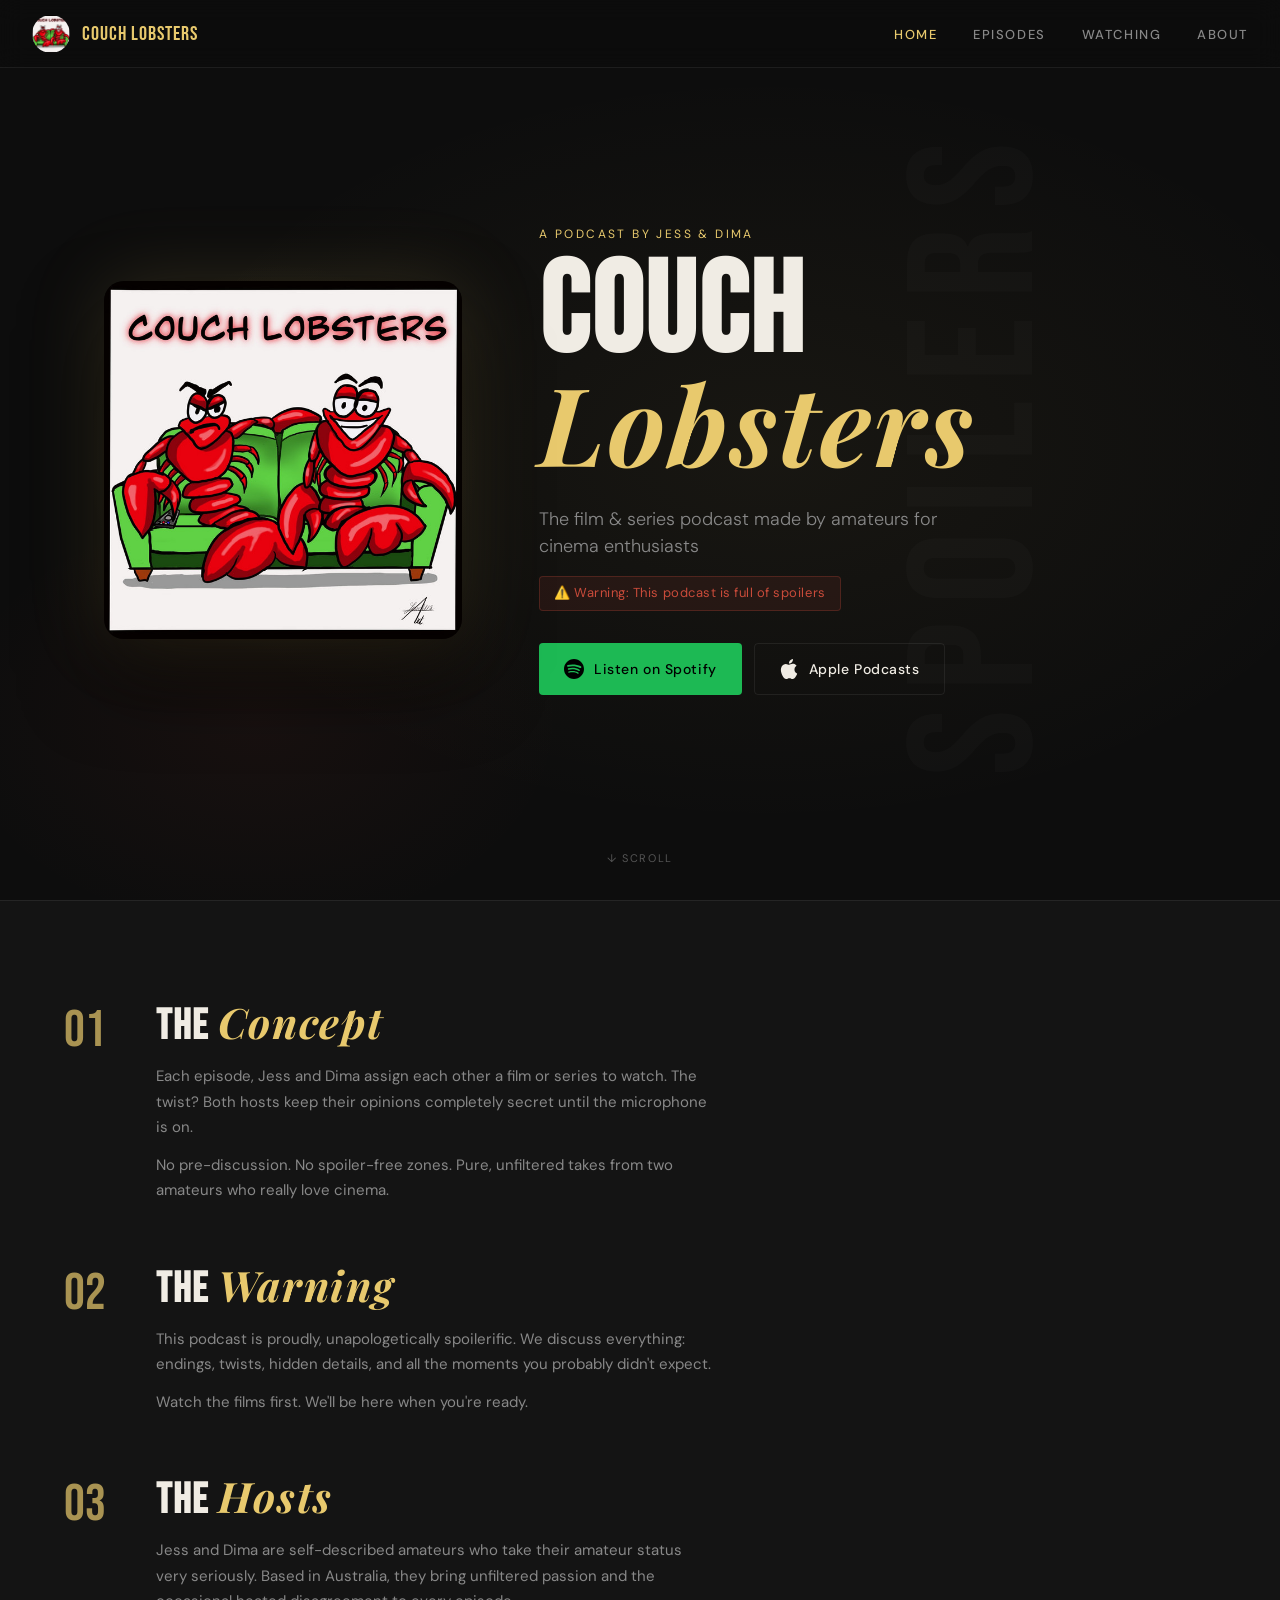
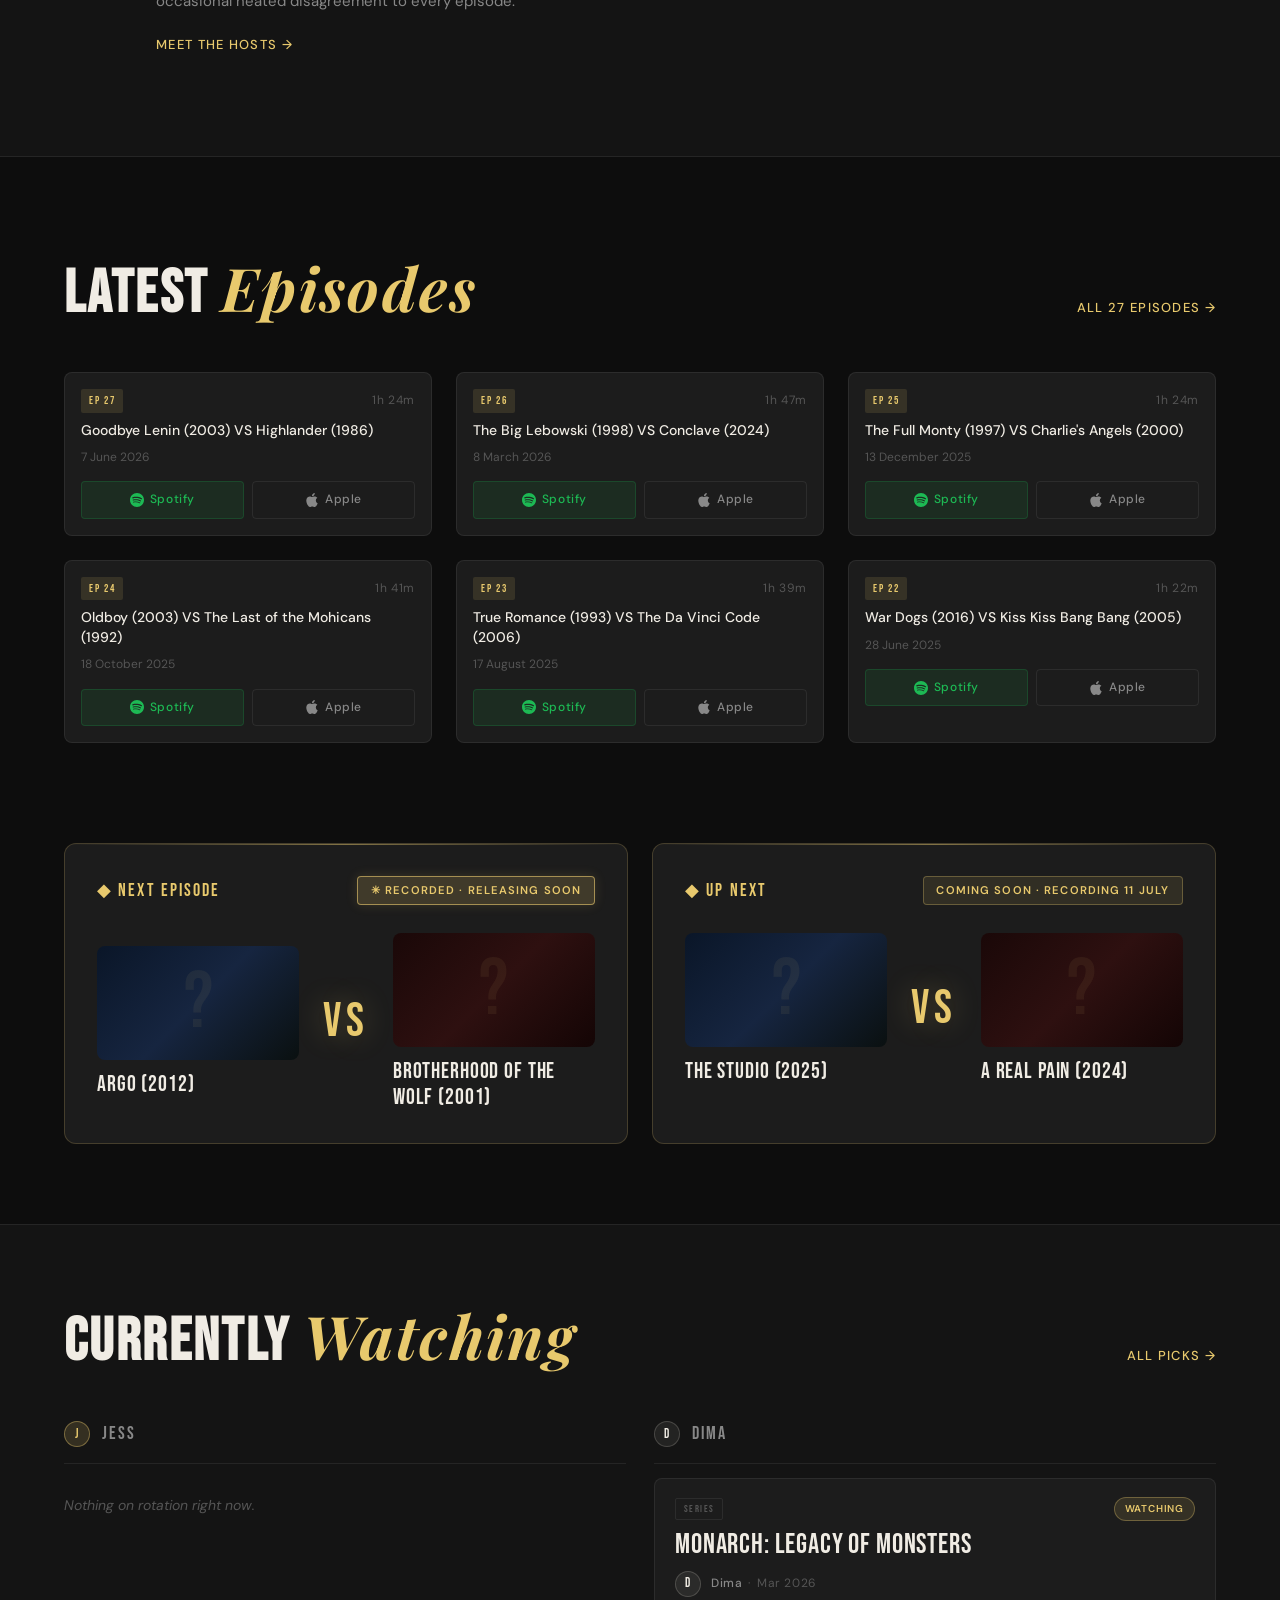
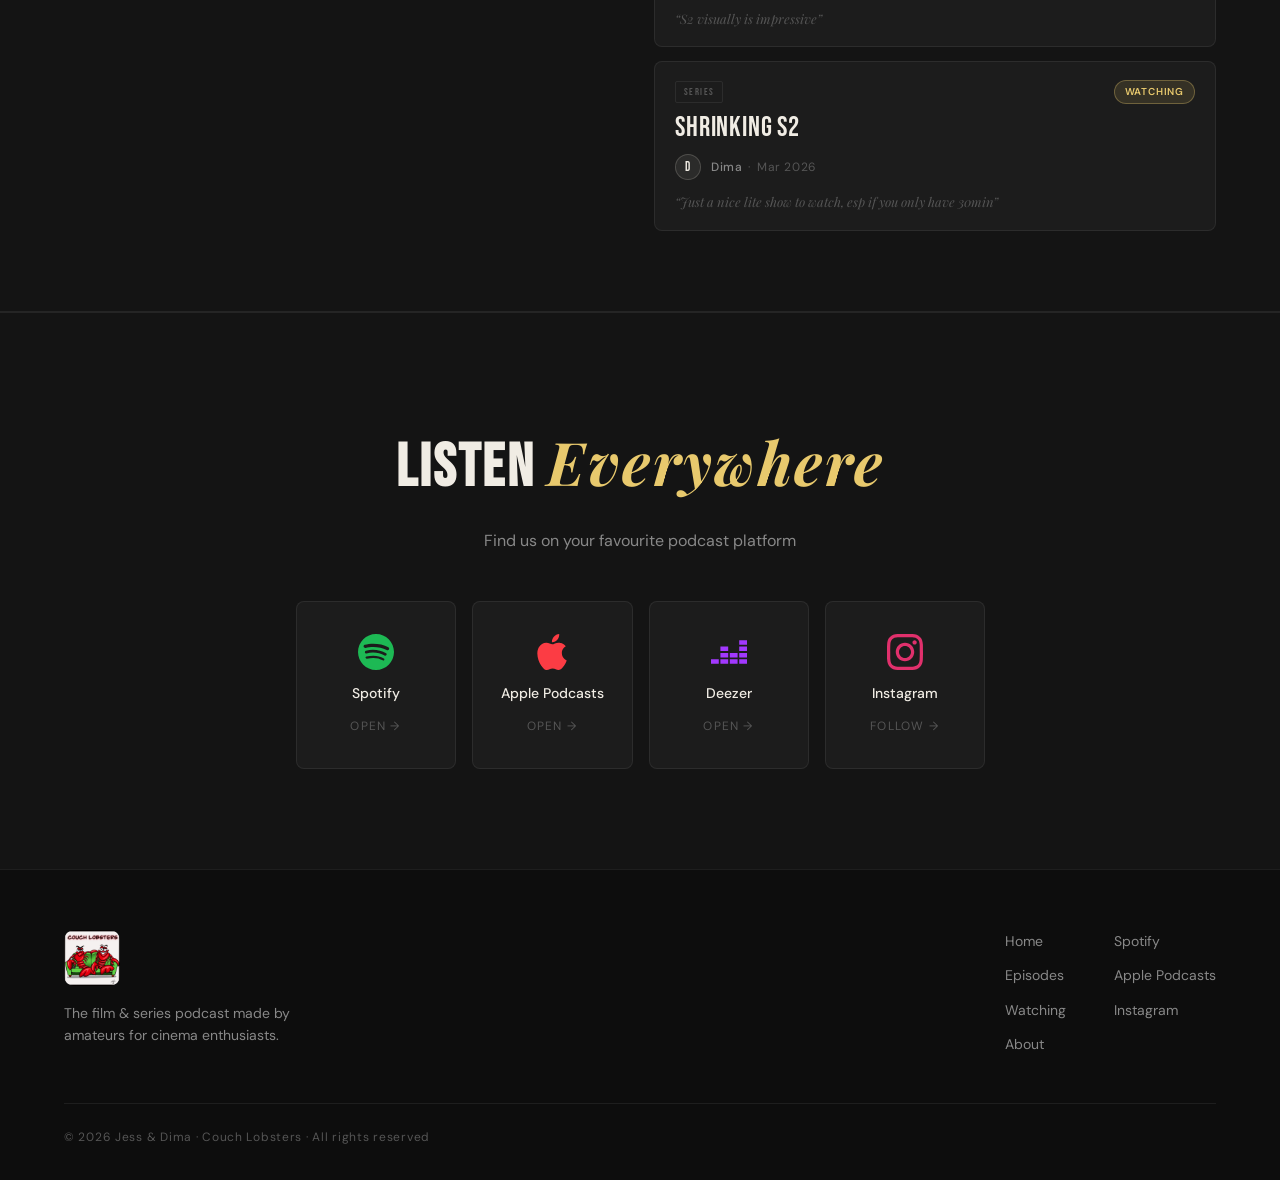
<file: index.html>
<!DOCTYPE html>
<html lang="en">
<head>
  <meta charset="UTF-8">
  <meta name="viewport" content="width=device-width, initial-scale=1.0">
  <title>Couch Lobsters — Film & Series Podcast</title>
  <meta name="description" content="The film & series podcast made by amateurs for cinema enthusiasts. Jess & Dima assign each other movies and TV shows, keeping opinions secret until recording day. Spoilers guaranteed.">
  <link rel="canonical" href="https://couchlobsters.com/">

  <!-- Open Graph -->
  <meta property="og:type" content="website">
  <meta property="og:site_name" content="Couch Lobsters">
  <meta property="og:locale" content="en_AU">
  <meta property="og:url" content="https://couchlobsters.com/">
  <meta property="og:title" content="Couch Lobsters — Film & Series Podcast">
  <meta property="og:description" content="The film & series podcast made by amateurs for cinema enthusiasts. Jess & Dima assign each other movies and TV shows, keeping opinions secret until recording day. Spoilers guaranteed.">
  <meta property="og:image" content="https://couchlobsters.com/logo.jpg">
  <meta property="og:image:width" content="640">
  <meta property="og:image:height" content="640">
  <meta property="og:image:alt" content="Couch Lobsters podcast logo">

  <!-- Twitter Card -->
  <meta name="twitter:card" content="summary">
  <meta name="twitter:title" content="Couch Lobsters — Film & Series Podcast">
  <meta name="twitter:description" content="The film & series podcast made by amateurs for cinema enthusiasts. Jess & Dima assign each other movies and TV shows, keeping opinions secret until recording day. Spoilers guaranteed.">
  <meta name="twitter:image" content="https://couchlobsters.com/logo.jpg">

  <!-- RSS Feed -->
  <link rel="alternate" type="application/rss+xml" title="Couch Lobsters Podcast" href="https://couch-lobsters.lepodcast.fr/rss">

  <!-- JSON-LD Structured Data -->
  <script type="application/ld+json">
  {
    "@context": "https://schema.org",
    "@graph": [
      {
        "@type": "PodcastSeries",
        "@id": "https://couchlobsters.com/#podcast",
        "name": "Couch Lobsters",
        "description": "The film & series podcast made by amateurs for cinema enthusiasts. Each episode, Jess and Dima assign each other a film or TV series to watch, keeping their opinions secret until recording day.",
        "url": "https://couchlobsters.com/",
        "image": "https://couchlobsters.com/logo.jpg",
        "inLanguage": "en-AU",
        "genre": ["Film", "Television", "Movie Reviews", "Pop Culture"],
        "author": [
          {
            "@type": "Person",
            "name": "Jess Schaltin",
            "sameAs": ["https://www.instagram.com/jessschltn/", "https://www.facebook.com/jessica.schaltin"]
          },
          {
            "@type": "Person",
            "name": "Dmytro",
            "sameAs": ["https://www.instagram.com/androidua/", "https://www.facebook.com/dima.bond"]
          }
        ],
        "potentialAction": {
          "@type": "ListenAction",
          "target": [
            "https://open.spotify.com/show/6KbzgmH3YRS2mc0cbjd82y",
            "https://podcasts.apple.com/au/podcast/couch-lobsters/id1681472927",
            "https://www.deezer.com/en/show/5945017"
          ]
        }
      },
      {
        "@type": "WebSite",
        "@id": "https://couchlobsters.com/#website",
        "name": "Couch Lobsters",
        "url": "https://couchlobsters.com/",
        "description": "The film & series podcast made by amateurs for cinema enthusiasts.",
        "inLanguage": "en-AU",
        "publisher": {
          "@id": "https://couchlobsters.com/#podcast"
        }
      }
    ]
  }
  </script>

  <link rel="preconnect" href="https://fonts.googleapis.com">
  <link rel="preconnect" href="https://fonts.gstatic.com" crossorigin>
  <link href="https://fonts.googleapis.com/css2?family=Bebas+Neue&family=DM+Sans:ital,opsz,wght@0,9..40,300;0,9..40,400;0,9..40,500;1,9..40,300&family=Playfair+Display:ital@1&display=swap" rel="stylesheet">
  <link rel="stylesheet" href="style.css">
  <link rel="icon" type="image/jpeg" href="favicon.jpg">
  <link rel="apple-touch-icon" href="favicon.jpg">
</head>
<body>

  <!-- NAV -->
  <nav class="nav">
    <a href="index.html" class="nav-logo">
      <img src="logo.jpg" alt="Couch Lobsters" class="nav-logo-img" width="640" height="640">
      <span class="nav-logo-text">Couch Lobsters</span>
    </a>
    <button class="nav-toggle" id="navToggle" aria-label="Toggle menu">
      <span></span><span></span><span></span>
    </button>
    <ul class="nav-links" id="navLinks">
      <li><a href="index.html" class="active">Home</a></li>
      <li><a href="episodes.html">Episodes</a></li>
      <li><a href="watching.html">Watching</a></li>
      <li><a href="about.html">About</a></li>
    </ul>
  </nav>

  <!-- HERO -->
  <header class="hero">
    <div class="hero-bg-text" aria-hidden="true">SPOILERS</div>
    <div class="hero-content">
      <div class="hero-logo-wrap">
        <img src="logo.jpg" alt="Couch Lobsters Logo" class="hero-logo" width="640" height="640" fetchpriority="high">
        <div class="hero-logo-glow"></div>
      </div>
      <div class="hero-text">
        <p class="hero-label">A podcast by Jess &amp; Dima</p>
        <h1 class="hero-title">Couch<br><em>Lobsters</em></h1>
        <p class="hero-tagline">The film &amp; series podcast made by amateurs for cinema enthusiasts</p>
        <p class="hero-warning">⚠️ Warning: This podcast is full of spoilers</p>
        <div class="hero-cta">
          <a href="https://open.spotify.com/show/6KbzgmH3YRS2mc0cbjd82y" target="_blank" rel="noopener noreferrer" class="btn-platform btn-spotify">
            <svg viewBox="0 0 24 24" fill="currentColor"><path d="M12 0C5.4 0 0 5.4 0 12s5.4 12 12 12 12-5.4 12-12S18.66 0 12 0zm5.521 17.34c-.24.359-.66.48-1.021.24-2.82-1.74-6.36-2.101-10.561-1.141-.418.122-.779-.179-.899-.539-.12-.421.18-.78.54-.9 4.56-1.021 8.52-.6 11.64 1.32.42.18.479.659.301 1.02zm1.44-3.3c-.301.42-.841.6-1.262.3-3.239-1.98-8.159-2.58-11.939-1.38-.479.12-1.02-.12-1.14-.6-.12-.48.12-1.021.6-1.141C9.6 9.9 15 10.561 18.72 12.84c.361.181.54.78.241 1.2zm.12-3.36C15.24 8.4 8.82 8.16 5.16 9.301c-.6.179-1.2-.181-1.38-.721-.18-.601.18-1.2.72-1.381 4.26-1.26 11.28-1.02 15.721 1.621.539.3.719 1.02.419 1.56-.299.421-1.02.599-1.559.3z"/></svg>
            Listen on Spotify
          </a>
          <a href="https://podcasts.apple.com/au/podcast/couch-lobsters/id1681472927" target="_blank" rel="noopener noreferrer" class="btn-platform btn-apple">
            <svg viewBox="0 0 24 24" fill="currentColor"><path d="M12.152 6.896c-.948 0-2.415-1.078-3.96-1.04-2.04.027-3.91 1.183-4.961 3.014-2.117 3.675-.546 9.103 1.519 12.09 1.013 1.454 2.208 3.09 3.792 3.039 1.52-.065 2.09-.987 3.935-.987 1.831 0 2.35.987 3.96.948 1.637-.026 2.676-1.48 3.676-2.948 1.156-1.688 1.636-3.325 1.662-3.415-.039-.013-3.182-1.221-3.22-4.857-.026-3.04 2.48-4.494 2.597-4.559-1.429-2.09-3.623-2.324-4.39-2.376-2-.156-3.675 1.09-4.61 1.09zM15.53 3.83c.843-1.012 1.4-2.427 1.245-3.83-1.207.052-2.662.805-3.532 1.818-.78.896-1.454 2.338-1.273 3.714 1.338.104 2.715-.688 3.559-1.701"/></svg>
            Apple Podcasts
          </a>
        </div>
      </div>
    </div>
    <div class="hero-scroll-hint" aria-hidden="true">↓ scroll</div>
  </header>

  <!-- CONCEPT SECTION -->
  <section class="concept">
    <div class="container">
      <div class="concept-grid">
        <div class="concept-number">01</div>
        <div class="concept-content">
          <h2>The <em>Concept</em></h2>
          <p>Each episode, Jess and Dima assign each other a film or series to watch. The twist? Both hosts keep their opinions completely secret until the microphone is on.</p>
          <p>No pre-discussion. No spoiler-free zones. Pure, unfiltered takes from two amateurs who really love cinema.</p>
        </div>
        <div class="concept-number">02</div>
        <div class="concept-content">
          <h2>The <em>Warning</em></h2>
          <p>This podcast is proudly, unapologetically spoilerific. We discuss everything: endings, twists, hidden details, and all the moments you probably didn't expect.</p>
          <p>Watch the films first. We'll be here when you're ready.</p>
        </div>
        <div class="concept-number">03</div>
        <div class="concept-content">
          <h2>The <em>Hosts</em></h2>
          <p>Jess and Dima are self-described amateurs who take their amateur status very seriously. Based in Australia, they bring unfiltered passion and the occasional heated disagreement to every episode.</p>
          <a href="about.html" class="link-arrow">Meet the hosts →</a>
        </div>
      </div>
    </div>
  </section>

  <!-- LATEST EPISODES -->
  <section class="latest">
    <div class="container">
      <div class="section-header">
        <h2>Latest <em>Episodes</em></h2>
        <a href="episodes.html" class="link-arrow" id="allEpisodesLink">All episodes →</a>
      </div>
      <div class="episodes-grid" id="latestEpisodes">
        <!-- Populated by JS -->
      </div>
    </div>
  </section>

  <!-- NEXT EPISODE TEASER -->
  <section class="next-episode" id="nextEpisodeSection">
    <div class="container">
      <div id="nextEpisodeTeaser" class="teaser-grid"></div>
    </div>
  </section>

  <!-- CURRENTLY WATCHING TEASER -->
  <section class="watching-preview">
    <div class="container">
      <div class="section-header">
        <h2>Currently <em>Watching</em></h2>
        <a href="watching.html" class="link-arrow">All picks →</a>
      </div>
      <!-- Populated by JS — renders items with status "Watching", split by host -->
      <div class="watching-split" id="watchingTeaser"></div>
    </div>
  </section>

  <!-- LISTEN SECTION -->
  <section class="listen">
    <div class="container">
      <h2>Listen <em>Everywhere</em></h2>
      <p class="listen-sub">Find us on your favourite podcast platform</p>
      <div class="platform-cards">
        <a href="https://open.spotify.com/show/6KbzgmH3YRS2mc0cbjd82y" target="_blank" rel="noopener noreferrer" class="platform-card platform-card--spotify">
          <svg viewBox="0 0 24 24" fill="currentColor"><path d="M12 0C5.4 0 0 5.4 0 12s5.4 12 12 12 12-5.4 12-12S18.66 0 12 0zm5.521 17.34c-.24.359-.66.48-1.021.24-2.82-1.74-6.36-2.101-10.561-1.141-.418.122-.779-.179-.899-.539-.12-.421.18-.78.54-.9 4.56-1.021 8.52-.6 11.64 1.32.42.18.479.659.301 1.02zm1.44-3.3c-.301.42-.841.6-1.262.3-3.239-1.98-8.159-2.58-11.939-1.38-.479.12-1.02-.12-1.14-.6-.12-.48.12-1.021.6-1.141C9.6 9.9 15 10.561 18.72 12.84c.361.181.54.78.241 1.2zm.12-3.36C15.24 8.4 8.82 8.16 5.16 9.301c-.6.179-1.2-.181-1.38-.721-.18-.601.18-1.2.72-1.381 4.26-1.26 11.28-1.02 15.721 1.621.539.3.719 1.02.419 1.56-.299.421-1.02.599-1.559.3z"/></svg>
          <span class="platform-name">Spotify</span>
          <span class="platform-action">Open →</span>
        </a>
        <a href="https://podcasts.apple.com/au/podcast/couch-lobsters/id1681472927" target="_blank" rel="noopener noreferrer" class="platform-card platform-card--apple">
          <svg viewBox="0 0 24 24" fill="currentColor"><path d="M12.152 6.896c-.948 0-2.415-1.078-3.96-1.04-2.04.027-3.91 1.183-4.961 3.014-2.117 3.675-.546 9.103 1.519 12.09 1.013 1.454 2.208 3.09 3.792 3.039 1.52-.065 2.09-.987 3.935-.987 1.831 0 2.35.987 3.96.948 1.637-.026 2.676-1.48 3.676-2.948 1.156-1.688 1.636-3.325 1.662-3.415-.039-.013-3.182-1.221-3.22-4.857-.026-3.04 2.48-4.494 2.597-4.559-1.429-2.09-3.623-2.324-4.39-2.376-2-.156-3.675 1.09-4.61 1.09zM15.53 3.83c.843-1.012 1.4-2.427 1.245-3.83-1.207.052-2.662.805-3.532 1.818-.78.896-1.454 2.338-1.273 3.714 1.338.104 2.715-.688 3.559-1.701"/></svg>
          <span class="platform-name">Apple Podcasts</span>
          <span class="platform-action">Open →</span>
        </a>
        <a href="https://www.deezer.com/en/show/5945017" target="_blank" rel="noopener noreferrer" class="platform-card platform-card--deezer">
          <svg viewBox="0 0 24 24" fill="currentColor"><path d="M18.81 4.16v3.03H24V4.16h-5.19zM6.27 8.38v3.027h5.189V8.38H6.27zm12.54 0v3.027H24V8.38h-5.19zM6.27 12.594v3.027h5.189v-3.027H6.27zm6.271 0v3.027h5.19v-3.027h-5.19zm6.27 0v3.027H24v-3.027h-5.19zM0 16.81v3.029h5.19V16.81H0zm6.27 0v3.029h5.189V16.81H6.27zm6.271 0v3.029h5.19V16.81h-5.19zm6.27 0v3.029H24V16.81h-5.19z"/></svg>
          <span class="platform-name">Deezer</span>
          <span class="platform-action">Open →</span>
        </a>
        <a href="https://www.instagram.com/couchlobsters/" target="_blank" rel="noopener noreferrer" class="platform-card platform-card--instagram">
          <svg viewBox="0 0 24 24" fill="currentColor"><path d="M12 2.163c3.204 0 3.584.012 4.85.07 3.252.148 4.771 1.691 4.919 4.919.058 1.265.069 1.645.069 4.849 0 3.205-.012 3.584-.069 4.849-.149 3.225-1.664 4.771-4.919 4.919-1.266.058-1.644.07-4.85.07-3.204 0-3.584-.012-4.849-.07-3.26-.149-4.771-1.699-4.919-4.92-.058-1.265-.07-1.644-.07-4.849 0-3.204.013-3.583.07-4.849.149-3.227 1.664-4.771 4.919-4.919 1.266-.057 1.645-.069 4.849-.069zm0-2.163c-3.259 0-3.667.014-4.947.072-4.358.2-6.78 2.618-6.98 6.98-.059 1.281-.073 1.689-.073 4.948 0 3.259.014 3.668.072 4.948.2 4.358 2.618 6.78 6.98 6.98 1.281.058 1.689.072 4.948.072 3.259 0 3.668-.014 4.948-.072 4.354-.2 6.782-2.618 6.979-6.98.059-1.28.073-1.689.073-4.948 0-3.259-.014-3.667-.072-4.947-.196-4.354-2.617-6.78-6.979-6.98-1.281-.059-1.69-.073-4.949-.073zm0 5.838c-3.403 0-6.162 2.759-6.162 6.162s2.759 6.163 6.162 6.163 6.162-2.759 6.162-6.163c0-3.403-2.759-6.162-6.162-6.162zm0 10.162c-2.209 0-4-1.79-4-4 0-2.209 1.791-4 4-4s4 1.791 4 4c0 2.21-1.791 4-4 4zm6.406-11.845c-.796 0-1.441.645-1.441 1.44s.645 1.44 1.441 1.44c.795 0 1.439-.645 1.439-1.44s-.644-1.44-1.439-1.44z"/></svg>
          <span class="platform-name">Instagram</span>
          <span class="platform-action">Follow →</span>
        </a>
      </div>
    </div>
  </section>

  <!-- FOOTER -->
  <footer class="footer">
    <div class="container">
      <div class="footer-inner">
        <div class="footer-brand">
          <img src="logo.jpg" alt="Couch Lobsters" class="footer-logo" width="640" height="640" loading="lazy">
          <p>The film &amp; series podcast made by<br>amateurs for cinema enthusiasts.</p>
        </div>
        <div class="footer-links">
          <nav>
            <a href="index.html">Home</a>
            <a href="episodes.html">Episodes</a>
            <a href="watching.html">Watching</a>
            <a href="about.html">About</a>
          </nav>
          <nav>
            <a href="https://open.spotify.com/show/6KbzgmH3YRS2mc0cbjd82y" target="_blank" rel="noopener noreferrer">Spotify</a>
            <a href="https://podcasts.apple.com/au/podcast/couch-lobsters/id1681472927" target="_blank" rel="noopener noreferrer">Apple Podcasts</a>
            <a href="https://www.instagram.com/couchlobsters/" target="_blank" rel="noopener noreferrer">Instagram</a>
          </nav>
        </div>
      </div>
      <div class="footer-bottom">
        <p>© 2026 Jess &amp; Dima · Couch Lobsters · All rights reserved</p>
      </div>
    </div>
  </footer>

  <script src="episodes-data.js"></script>
  <script src="watching-data.js"></script>
  <script src="main.js"></script>
</body>
</html>
</file>
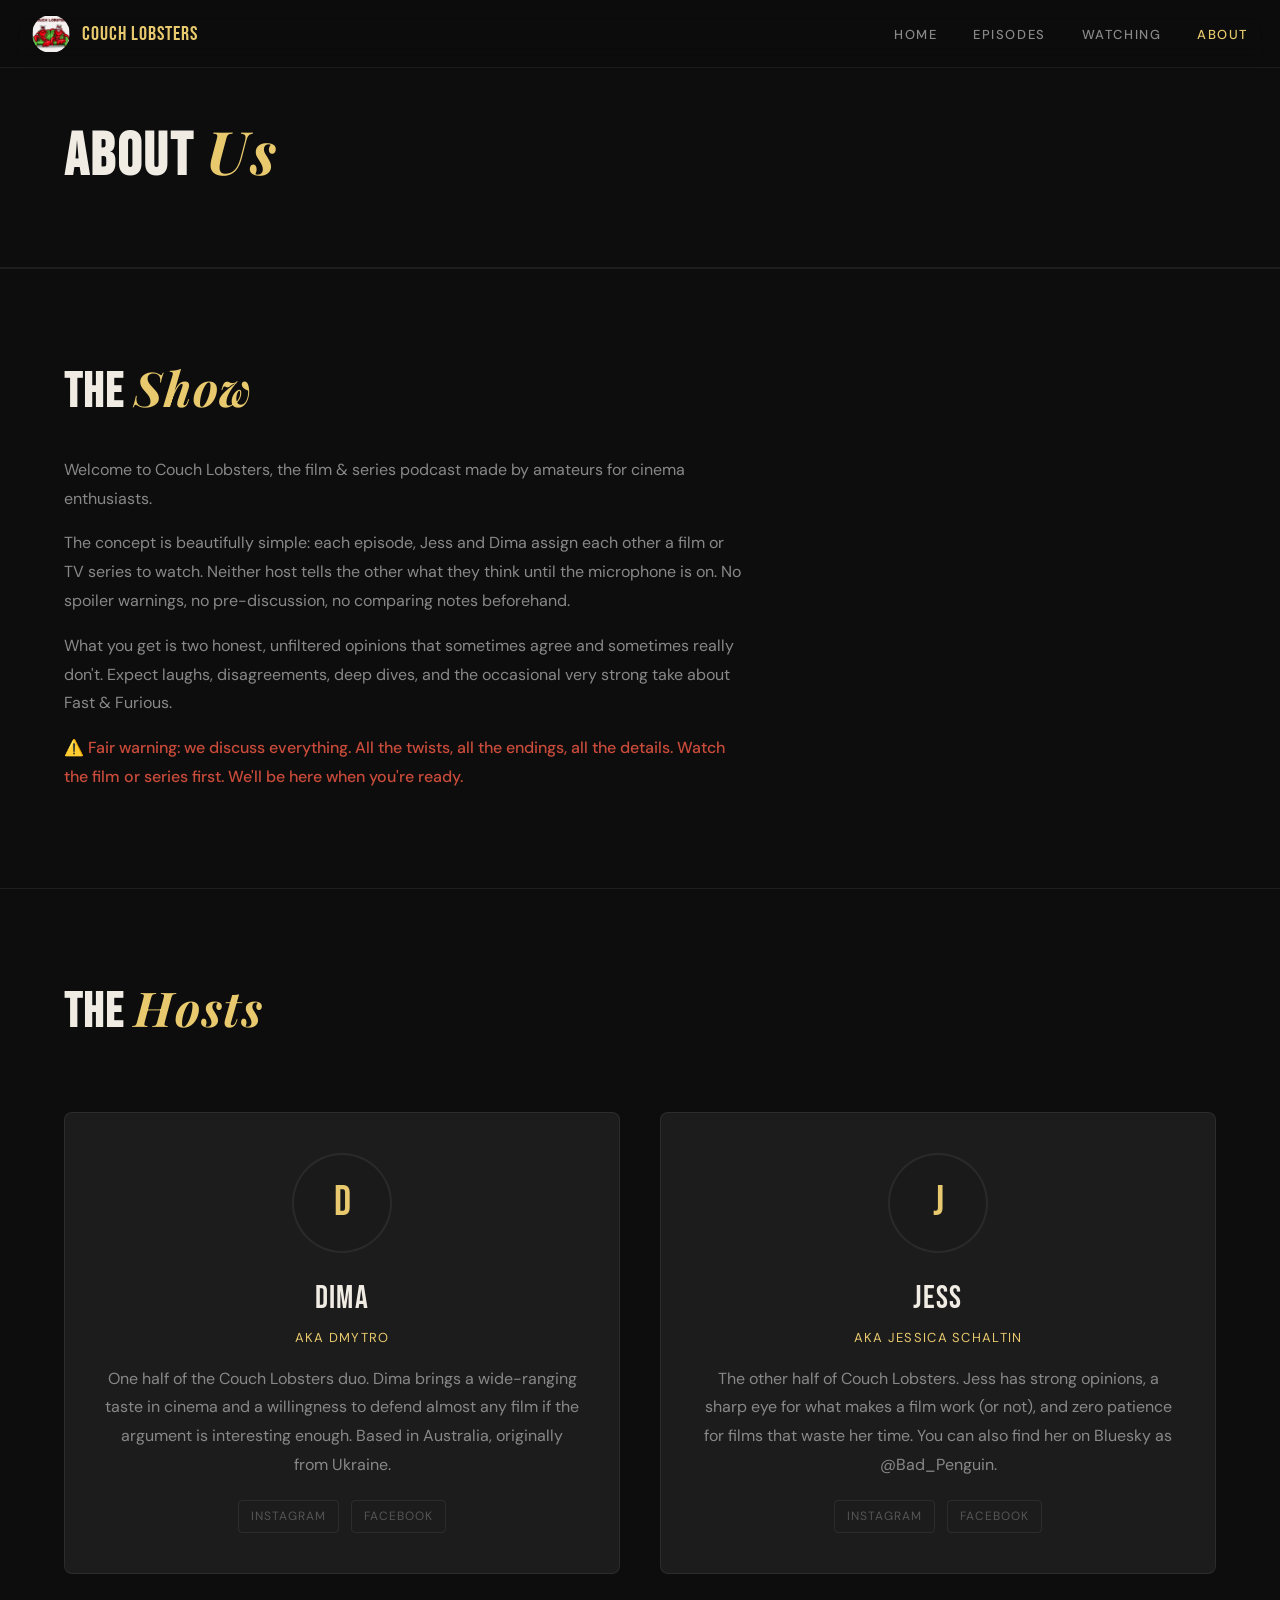
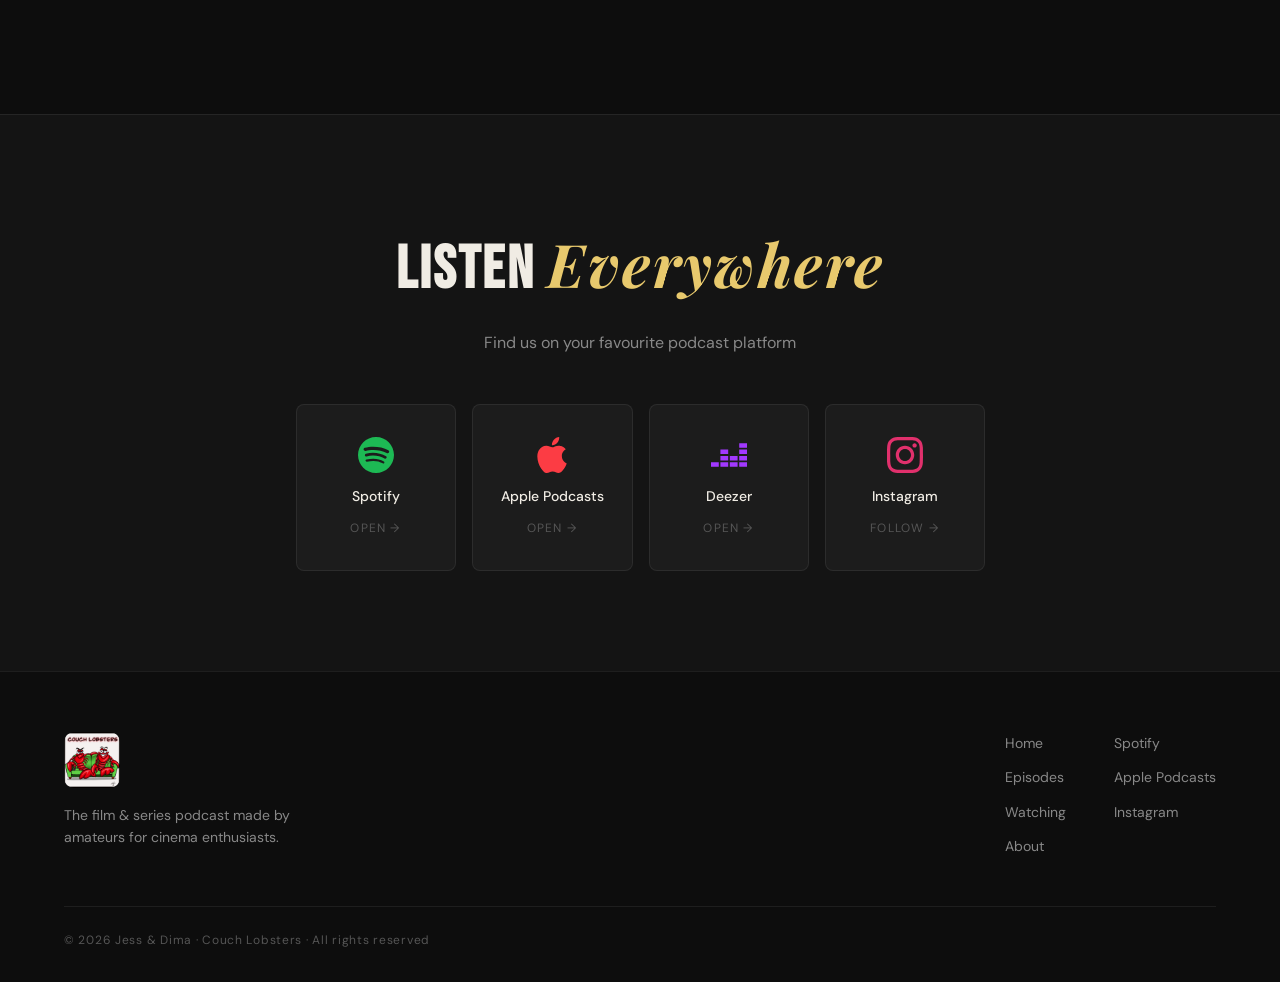
<file: about.html>
<!DOCTYPE html>
<html lang="en">
<head>
  <meta charset="UTF-8">
  <meta name="viewport" content="width=device-width, initial-scale=1.0">
  <title>About — Couch Lobsters Podcast</title>
  <meta name="description" content="Meet Jess & Dima, the hosts of Couch Lobsters — the film & series podcast made by amateurs for cinema enthusiasts. Based in Australia. Spoilers always included.">
  <link rel="canonical" href="https://couchlobsters.com/about.html">

  <!-- Open Graph -->
  <meta property="og:type" content="website">
  <meta property="og:site_name" content="Couch Lobsters">
  <meta property="og:locale" content="en_AU">
  <meta property="og:url" content="https://couchlobsters.com/about.html">
  <meta property="og:title" content="About — Couch Lobsters Podcast">
  <meta property="og:description" content="Meet Jess & Dima, the hosts of Couch Lobsters — the film & series podcast made by amateurs for cinema enthusiasts. Based in Australia. Spoilers always included.">
  <meta property="og:image" content="https://couchlobsters.com/logo.jpg">
  <meta property="og:image:width" content="640">
  <meta property="og:image:height" content="640">
  <meta property="og:image:alt" content="Couch Lobsters podcast logo">

  <!-- Twitter Card -->
  <meta name="twitter:card" content="summary">
  <meta name="twitter:title" content="About — Couch Lobsters Podcast">
  <meta name="twitter:description" content="Meet Jess & Dima, the hosts of Couch Lobsters — the film & series podcast made by amateurs for cinema enthusiasts. Based in Australia. Spoilers always included.">
  <meta name="twitter:image" content="https://couchlobsters.com/logo.jpg">

  <!-- RSS Feed -->
  <link rel="alternate" type="application/rss+xml" title="Couch Lobsters Podcast" href="https://couch-lobsters.lepodcast.fr/rss">

  <!-- JSON-LD Structured Data -->
  <script type="application/ld+json">
  {
    "@context": "https://schema.org",
    "@graph": [
      {
        "@type": "BreadcrumbList",
        "itemListElement": [
          {
            "@type": "ListItem",
            "position": 1,
            "name": "Home",
            "item": "https://couchlobsters.com/"
          },
          {
            "@type": "ListItem",
            "position": 2,
            "name": "About",
            "item": "https://couchlobsters.com/about.html"
          }
        ]
      },
      {
        "@type": "Person",
        "@id": "https://couchlobsters.com/about.html#jess",
        "name": "Jess Schaltin",
        "alternateName": "Jessica Schaltin",
        "jobTitle": "Podcast Host",
        "description": "Co-host of Couch Lobsters. Jess has strong opinions, a sharp eye for what makes a film work (or not), and zero patience for films that waste her time.",
        "url": "https://couchlobsters.com/about.html",
        "sameAs": [
          "https://www.instagram.com/jessschltn/",
          "https://www.facebook.com/jessica.schaltin"
        ]
      },
      {
        "@type": "Person",
        "@id": "https://couchlobsters.com/about.html#dima",
        "name": "Dmytro",
        "alternateName": "Dima",
        "jobTitle": "Podcast Host",
        "description": "Co-host of Couch Lobsters. Dima brings a wide-ranging taste in cinema and a willingness to defend almost any film if the argument is interesting enough.",
        "url": "https://couchlobsters.com/about.html",
        "sameAs": [
          "https://www.instagram.com/androidua/",
          "https://www.facebook.com/dima.bond"
        ]
      }
    ]
  }
  </script>

  <link rel="preconnect" href="https://fonts.googleapis.com">
  <link rel="preconnect" href="https://fonts.gstatic.com" crossorigin>
  <link href="https://fonts.googleapis.com/css2?family=Bebas+Neue&family=DM+Sans:ital,opsz,wght@0,9..40,300;0,9..40,400;0,9..40,500;1,9..40,300&family=Playfair+Display:ital@1&display=swap" rel="stylesheet">
  <link rel="stylesheet" href="style.css">
  <link rel="icon" type="image/jpeg" href="favicon.jpg">
  <link rel="apple-touch-icon" href="favicon.jpg">
</head>
<body>

  <!-- NAV -->
  <nav class="nav">
    <a href="index.html" class="nav-logo">
      <img src="logo.jpg" alt="Couch Lobsters" class="nav-logo-img" width="640" height="640">
      <span class="nav-logo-text">Couch Lobsters</span>
    </a>
    <button class="nav-toggle" id="navToggle" aria-label="Toggle menu">
      <span></span><span></span><span></span>
    </button>
    <ul class="nav-links" id="navLinks">
      <li><a href="index.html">Home</a></li>
      <li><a href="episodes.html">Episodes</a></li>
      <li><a href="watching.html">Watching</a></li>
      <li><a href="about.html" class="active">About</a></li>
    </ul>
  </nav>

  <!-- PAGE HERO -->
  <section class="page-hero">
    <div class="container">
      <h1 class="page-title">About <em>Us</em></h1>
    </div>
  </section>

  <!-- ABOUT THE SHOW -->
  <section class="about-section">
    <div class="container">
      <h2>The <em>Show</em></h2>
      <p>Welcome to Couch Lobsters, the film &amp; series podcast made by amateurs for cinema enthusiasts.</p>
      <p>The concept is beautifully simple: each episode, Jess and Dima assign each other a film or TV series to watch. Neither host tells the other what they think until the microphone is on. No spoiler warnings, no pre-discussion, no comparing notes beforehand.</p>
      <p>What you get is two honest, unfiltered opinions that sometimes agree and sometimes really don't. Expect laughs, disagreements, deep dives, and the occasional very strong take about Fast &amp; Furious.</p>
      <p class="spoiler-warning">⚠️ Fair warning: we discuss everything. All the twists, all the endings, all the details. Watch the film or series first. We'll be here when you're ready.</p>
    </div>
  </section>

  <!-- THE HOSTS -->
  <section class="about-section">
    <div class="container">
      <h2>The <em>Hosts</em></h2>
      <div class="hosts-grid">

        <div class="host-card">
          <div class="host-avatar">D</div>
          <div class="host-name">DIMA</div>
          <div class="host-aka">aka Dmytro</div>
          <p class="host-bio">
            One half of the Couch Lobsters duo. Dima brings a wide-ranging taste in cinema and a willingness to defend almost any film if the argument is interesting enough. Based in Australia, originally from Ukraine.
          </p>
          <div class="host-social">
            <a href="https://www.instagram.com/androidua/" target="_blank" rel="noopener noreferrer">Instagram</a>
            <a href="https://www.facebook.com/dima.bond" target="_blank" rel="noopener noreferrer">Facebook</a>
          </div>
        </div>

        <div class="host-card">
          <div class="host-avatar">J</div>
          <div class="host-name">JESS</div>
          <div class="host-aka">aka Jessica Schaltin</div>
          <p class="host-bio">
            The other half of Couch Lobsters. Jess has strong opinions, a sharp eye for what makes a film work (or not), and zero patience for films that waste her time. You can also find her on Bluesky as @Bad_Penguin.
          </p>
          <div class="host-social">
            <a href="https://www.instagram.com/jessschltn/" target="_blank" rel="noopener noreferrer">Instagram</a>
            <a href="https://www.facebook.com/jessica.schaltin" target="_blank" rel="noopener noreferrer">Facebook</a>
          </div>
        </div>

      </div>
    </div>
  </section>

  <!-- WHERE TO LISTEN -->
  <section class="listen">
    <div class="container">
      <h2>Listen <em>Everywhere</em></h2>
      <p class="listen-sub">Find us on your favourite podcast platform</p>
      <div class="platform-cards">
        <a href="https://open.spotify.com/show/6KbzgmH3YRS2mc0cbjd82y" target="_blank" rel="noopener noreferrer" class="platform-card platform-card--spotify">
          <svg viewBox="0 0 24 24" fill="currentColor"><path d="M12 0C5.4 0 0 5.4 0 12s5.4 12 12 12 12-5.4 12-12S18.66 0 12 0zm5.521 17.34c-.24.359-.66.48-1.021.24-2.82-1.74-6.36-2.101-10.561-1.141-.418.122-.779-.179-.899-.539-.12-.421.18-.78.54-.9 4.56-1.021 8.52-.6 11.64 1.32.42.18.479.659.301 1.02zm1.44-3.3c-.301.42-.841.6-1.262.3-3.239-1.98-8.159-2.58-11.939-1.38-.479.12-1.02-.12-1.14-.6-.12-.48.12-1.021.6-1.141C9.6 9.9 15 10.561 18.72 12.84c.361.181.54.78.241 1.2zm.12-3.36C15.24 8.4 8.82 8.16 5.16 9.301c-.6.179-1.2-.181-1.38-.721-.18-.601.18-1.2.72-1.381 4.26-1.26 11.28-1.02 15.721 1.621.539.3.719 1.02.419 1.56-.299.421-1.02.599-1.559.3z"/></svg>
          <span class="platform-name">Spotify</span>
          <span class="platform-action">Open →</span>
        </a>
        <a href="https://podcasts.apple.com/au/podcast/couch-lobsters/id1681472927" target="_blank" rel="noopener noreferrer" class="platform-card platform-card--apple">
          <svg viewBox="0 0 24 24" fill="currentColor"><path d="M12.152 6.896c-.948 0-2.415-1.078-3.96-1.04-2.04.027-3.91 1.183-4.961 3.014-2.117 3.675-.546 9.103 1.519 12.09 1.013 1.454 2.208 3.09 3.792 3.039 1.52-.065 2.09-.987 3.935-.987 1.831 0 2.35.987 3.96.948 1.637-.026 2.676-1.48 3.676-2.948 1.156-1.688 1.636-3.325 1.662-3.415-.039-.013-3.182-1.221-3.22-4.857-.026-3.04 2.48-4.494 2.597-4.559-1.429-2.09-3.623-2.324-4.39-2.376-2-.156-3.675 1.09-4.61 1.09zM15.53 3.83c.843-1.012 1.4-2.427 1.245-3.83-1.207.052-2.662.805-3.532 1.818-.78.896-1.454 2.338-1.273 3.714 1.338.104 2.715-.688 3.559-1.701"/></svg>
          <span class="platform-name">Apple Podcasts</span>
          <span class="platform-action">Open →</span>
        </a>
        <a href="https://www.deezer.com/en/show/5945017" target="_blank" rel="noopener noreferrer" class="platform-card platform-card--deezer">
          <svg viewBox="0 0 24 24" fill="currentColor"><path d="M18.81 4.16v3.03H24V4.16h-5.19zM6.27 8.38v3.027h5.189V8.38H6.27zm12.54 0v3.027H24V8.38h-5.19zM6.27 12.594v3.027h5.189v-3.027H6.27zm6.271 0v3.027h5.19v-3.027h-5.19zm6.27 0v3.027H24v-3.027h-5.19zM0 16.81v3.029h5.19V16.81H0zm6.27 0v3.029h5.189V16.81H6.27zm6.271 0v3.029h5.19V16.81h-5.19zm6.27 0v3.029H24V16.81h-5.19z"/></svg>
          <span class="platform-name">Deezer</span>
          <span class="platform-action">Open →</span>
        </a>
        <a href="https://www.instagram.com/couchlobsters/" target="_blank" rel="noopener noreferrer" class="platform-card platform-card--instagram">
          <svg viewBox="0 0 24 24" fill="currentColor"><path d="M12 2.163c3.204 0 3.584.012 4.85.07 3.252.148 4.771 1.691 4.919 4.919.058 1.265.069 1.645.069 4.849 0 3.205-.012 3.584-.069 4.849-.149 3.225-1.664 4.771-4.919 4.919-1.266.058-1.644.07-4.85.07-3.204 0-3.584-.012-4.849-.07-3.26-.149-4.771-1.699-4.919-4.92-.058-1.265-.07-1.644-.07-4.849 0-3.204.013-3.583.07-4.849.149-3.227 1.664-4.771 4.919-4.919 1.266-.057 1.645-.069 4.849-.069zm0-2.163c-3.259 0-3.667.014-4.947.072-4.358.2-6.78 2.618-6.98 6.98-.059 1.281-.073 1.689-.073 4.948 0 3.259.014 3.668.072 4.948.2 4.358 2.618 6.78 6.98 6.98 1.281.058 1.689.072 4.948.072 3.259 0 3.668-.014 4.948-.072 4.354-.2 6.782-2.618 6.979-6.98.059-1.28.073-1.689.073-4.948 0-3.259-.014-3.667-.072-4.947-.196-4.354-2.617-6.78-6.979-6.98-1.281-.059-1.69-.073-4.949-.073zm0 5.838c-3.403 0-6.162 2.759-6.162 6.162s2.759 6.163 6.162 6.163 6.162-2.759 6.162-6.163c0-3.403-2.759-6.162-6.162-6.162zm0 10.162c-2.209 0-4-1.79-4-4 0-2.209 1.791-4 4-4s4 1.791 4 4c0 2.21-1.791 4-4 4zm6.406-11.845c-.796 0-1.441.645-1.441 1.44s.645 1.44 1.441 1.44c.795 0 1.439-.645 1.439-1.44s-.644-1.44-1.439-1.44z"/></svg>
          <span class="platform-name">Instagram</span>
          <span class="platform-action">Follow →</span>
        </a>
      </div>
    </div>
  </section>

  <!-- FOOTER -->
  <footer class="footer">
    <div class="container">
      <div class="footer-inner">
        <div class="footer-brand">
          <img src="logo.jpg" alt="Couch Lobsters" class="footer-logo" width="640" height="640" loading="lazy">
          <p>The film &amp; series podcast made by<br>amateurs for cinema enthusiasts.</p>
        </div>
        <div class="footer-links">
          <nav>
            <a href="index.html">Home</a>
            <a href="episodes.html">Episodes</a>
            <a href="watching.html">Watching</a>
            <a href="about.html">About</a>
          </nav>
          <nav>
            <a href="https://open.spotify.com/show/6KbzgmH3YRS2mc0cbjd82y" target="_blank" rel="noopener noreferrer">Spotify</a>
            <a href="https://podcasts.apple.com/au/podcast/couch-lobsters/id1681472927" target="_blank" rel="noopener noreferrer">Apple Podcasts</a>
            <a href="https://www.instagram.com/couchlobsters/" target="_blank" rel="noopener noreferrer">Instagram</a>
          </nav>
        </div>
      </div>
      <div class="footer-bottom">
        <p>© 2026 Jess &amp; Dima · Couch Lobsters · All rights reserved</p>
      </div>
    </div>
  </footer>

  <script src="episodes-data.js"></script>
  <script src="main.js"></script>
</body>
</html>
</file>
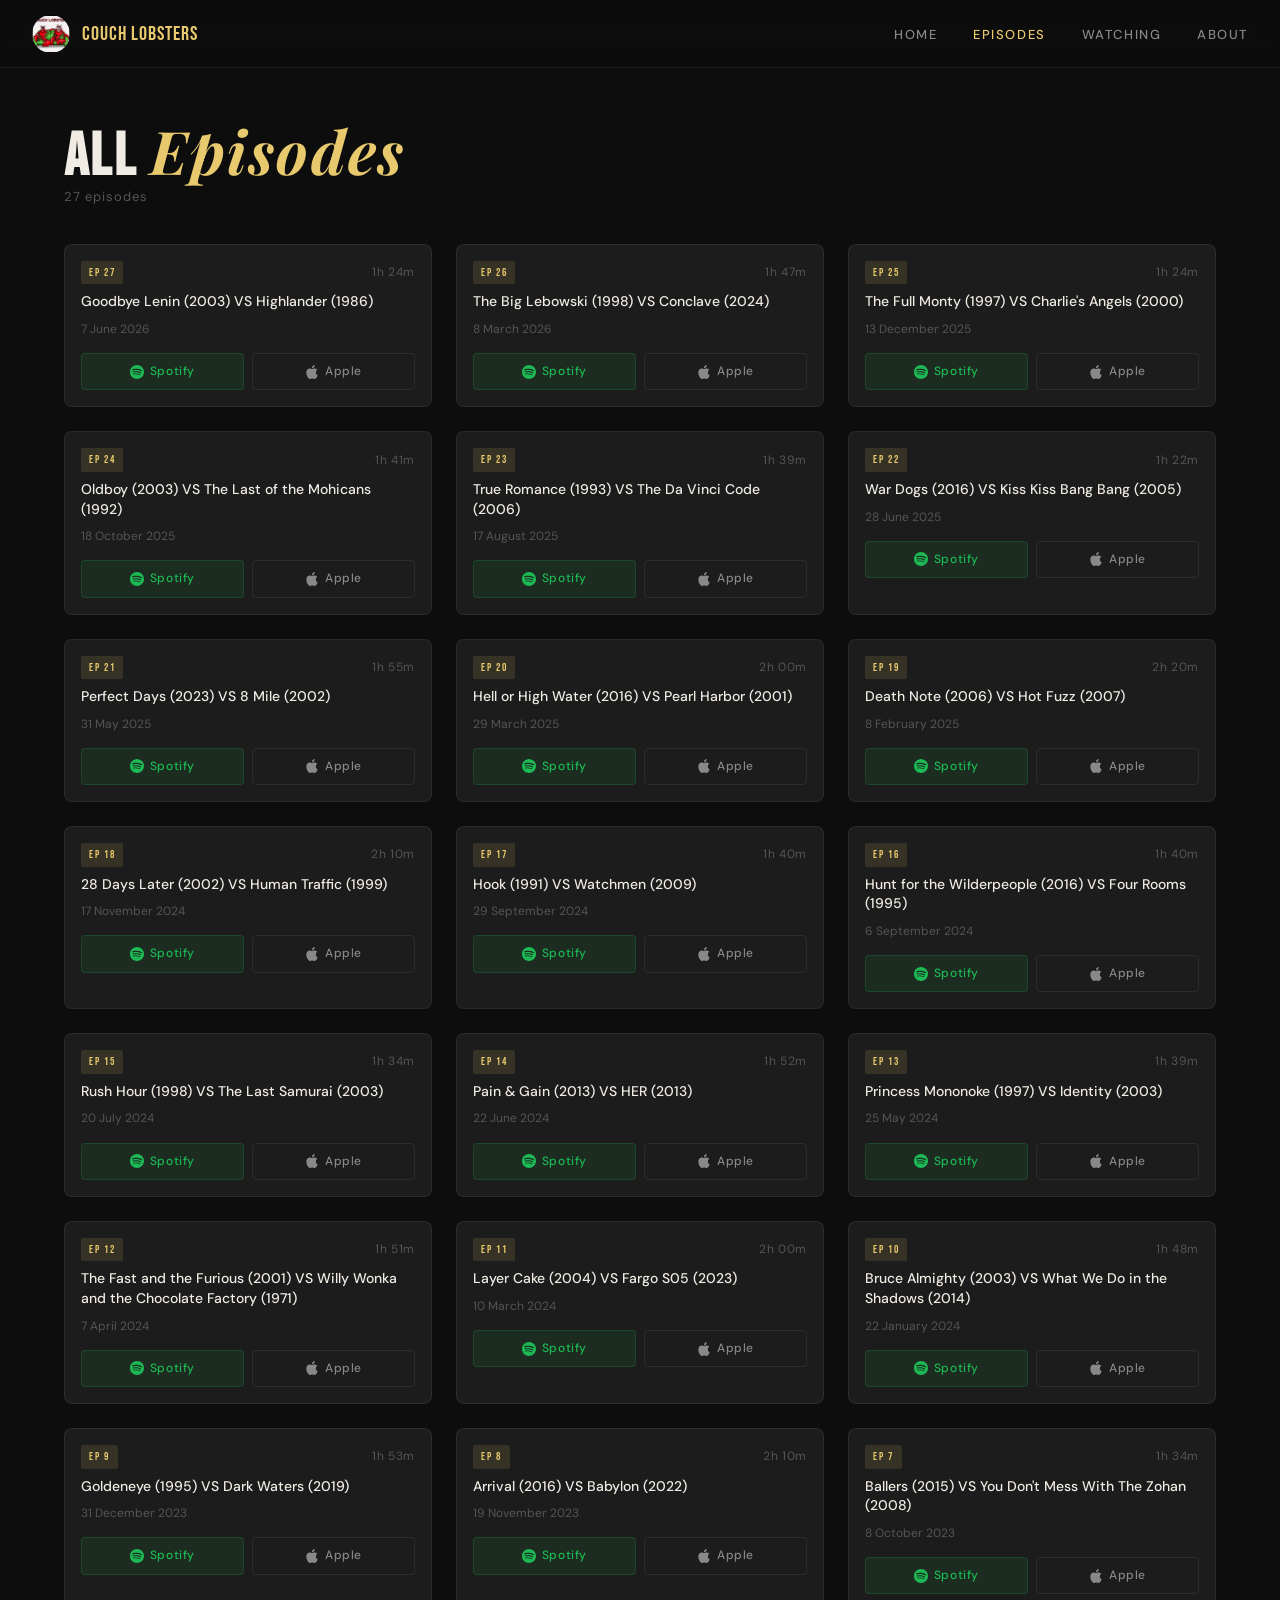
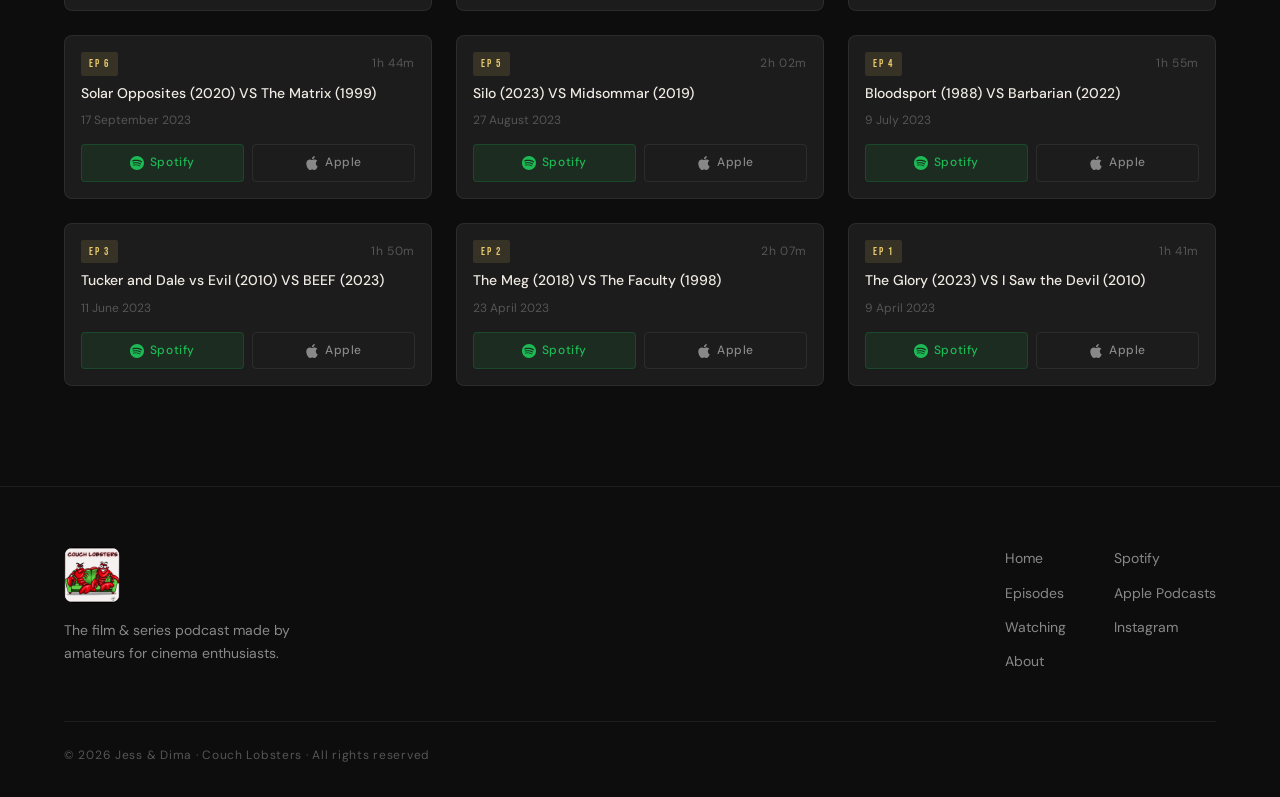
<file: episodes.html>
<!DOCTYPE html>
<html lang="en">
<head>
  <meta charset="UTF-8">
  <meta name="viewport" content="width=device-width, initial-scale=1.0">
  <title>Episodes — Couch Lobsters Podcast</title>
  <meta name="description" content="All episodes of Couch Lobsters — the film & series podcast by Jess & Dima. Movies, TV series, spoilers, and honest takes. Listen on Spotify and Apple Podcasts.">
  <link rel="canonical" href="https://couchlobsters.com/episodes.html">

  <!-- Open Graph -->
  <meta property="og:type" content="website">
  <meta property="og:site_name" content="Couch Lobsters">
  <meta property="og:locale" content="en_AU">
  <meta property="og:url" content="https://couchlobsters.com/episodes.html">
  <meta property="og:title" content="Episodes — Couch Lobsters Podcast">
  <meta property="og:description" content="All episodes of Couch Lobsters — the film & series podcast by Jess & Dima. Movies, TV series, spoilers, and honest takes.">
  <meta property="og:image" content="https://couchlobsters.com/logo.jpg">
  <meta property="og:image:width" content="640">
  <meta property="og:image:height" content="640">
  <meta property="og:image:alt" content="Couch Lobsters podcast logo">

  <!-- Twitter Card -->
  <meta name="twitter:card" content="summary">
  <meta name="twitter:title" content="Episodes — Couch Lobsters Podcast">
  <meta name="twitter:description" content="All episodes of Couch Lobsters — the film & series podcast by Jess & Dima. Movies, TV series, spoilers, and honest takes.">
  <meta name="twitter:image" content="https://couchlobsters.com/logo.jpg">

  <!-- RSS Feed -->
  <link rel="alternate" type="application/rss+xml" title="Couch Lobsters Podcast" href="https://couch-lobsters.lepodcast.fr/rss">

  <!-- JSON-LD Structured Data -->
  <script type="application/ld+json">
  {
    "@context": "https://schema.org",
    "@type": "BreadcrumbList",
    "itemListElement": [
      {
        "@type": "ListItem",
        "position": 1,
        "name": "Home",
        "item": "https://couchlobsters.com/"
      },
      {
        "@type": "ListItem",
        "position": 2,
        "name": "Episodes",
        "item": "https://couchlobsters.com/episodes.html"
      }
    ]
  }
  </script>

  <link rel="preconnect" href="https://fonts.googleapis.com">
  <link rel="preconnect" href="https://fonts.gstatic.com" crossorigin>
  <link href="https://fonts.googleapis.com/css2?family=Bebas+Neue&family=DM+Sans:ital,opsz,wght@0,9..40,300;0,9..40,400;0,9..40,500;1,9..40,300&family=Playfair+Display:ital@1&display=swap" rel="stylesheet">
  <link rel="stylesheet" href="style.css">
  <link rel="icon" type="image/jpeg" href="favicon.jpg">
  <link rel="apple-touch-icon" href="favicon.jpg">
</head>
<body>

  <!-- NAV -->
  <nav class="nav">
    <a href="index.html" class="nav-logo">
      <img src="logo.jpg" alt="Couch Lobsters" class="nav-logo-img" width="640" height="640">
      <span class="nav-logo-text">Couch Lobsters</span>
    </a>
    <button class="nav-toggle" id="navToggle" aria-label="Toggle menu">
      <span></span><span></span><span></span>
    </button>
    <ul class="nav-links" id="navLinks">
      <li><a href="index.html">Home</a></li>
      <li><a href="episodes.html" class="active">Episodes</a></li>
      <li><a href="watching.html">Watching</a></li>
      <li><a href="about.html">About</a></li>
    </ul>
  </nav>

  <!-- PAGE HERO -->
  <section class="episodes-page">
    <div class="container">
      <h1 class="page-title">All <em>Episodes</em></h1>
      <p class="episodes-count" id="episodeCount">Loading episodes…</p>
      <div class="episodes-grid" id="allEpisodes">
        <!-- Populated by JS -->
      </div>
      <noscript>
        <p>Please enable JavaScript to view the episode list, or listen directly on
          <a href="https://open.spotify.com/show/6KbzgmH3YRS2mc0cbjd82y">Spotify</a>,
          <a href="https://podcasts.apple.com/au/podcast/couch-lobsters/id1681472927">Apple Podcasts</a>, or
          <a href="https://www.deezer.com/en/show/5945017">Deezer</a>.
        </p>
      </noscript>
    </div>
  </section>

  <!-- FOOTER -->
  <footer class="footer">
    <div class="container">
      <div class="footer-inner">
        <div class="footer-brand">
          <img src="logo.jpg" alt="Couch Lobsters" class="footer-logo" width="640" height="640" loading="lazy">
          <p>The film &amp; series podcast made by<br>amateurs for cinema enthusiasts.</p>
        </div>
        <div class="footer-links">
          <nav>
            <a href="index.html">Home</a>
            <a href="episodes.html">Episodes</a>
            <a href="watching.html">Watching</a>
            <a href="about.html">About</a>
          </nav>
          <nav>
            <a href="https://open.spotify.com/show/6KbzgmH3YRS2mc0cbjd82y" target="_blank" rel="noopener noreferrer">Spotify</a>
            <a href="https://podcasts.apple.com/au/podcast/couch-lobsters/id1681472927" target="_blank" rel="noopener noreferrer">Apple Podcasts</a>
            <a href="https://www.instagram.com/couchlobsters/" target="_blank" rel="noopener noreferrer">Instagram</a>
          </nav>
        </div>
      </div>
      <div class="footer-bottom">
        <p>© 2026 Jess &amp; Dima · Couch Lobsters · All rights reserved</p>
      </div>
    </div>
  </footer>

  <script src="episodes-data.js"></script>
  <script src="main.js"></script>
</body>
</html>
</file>
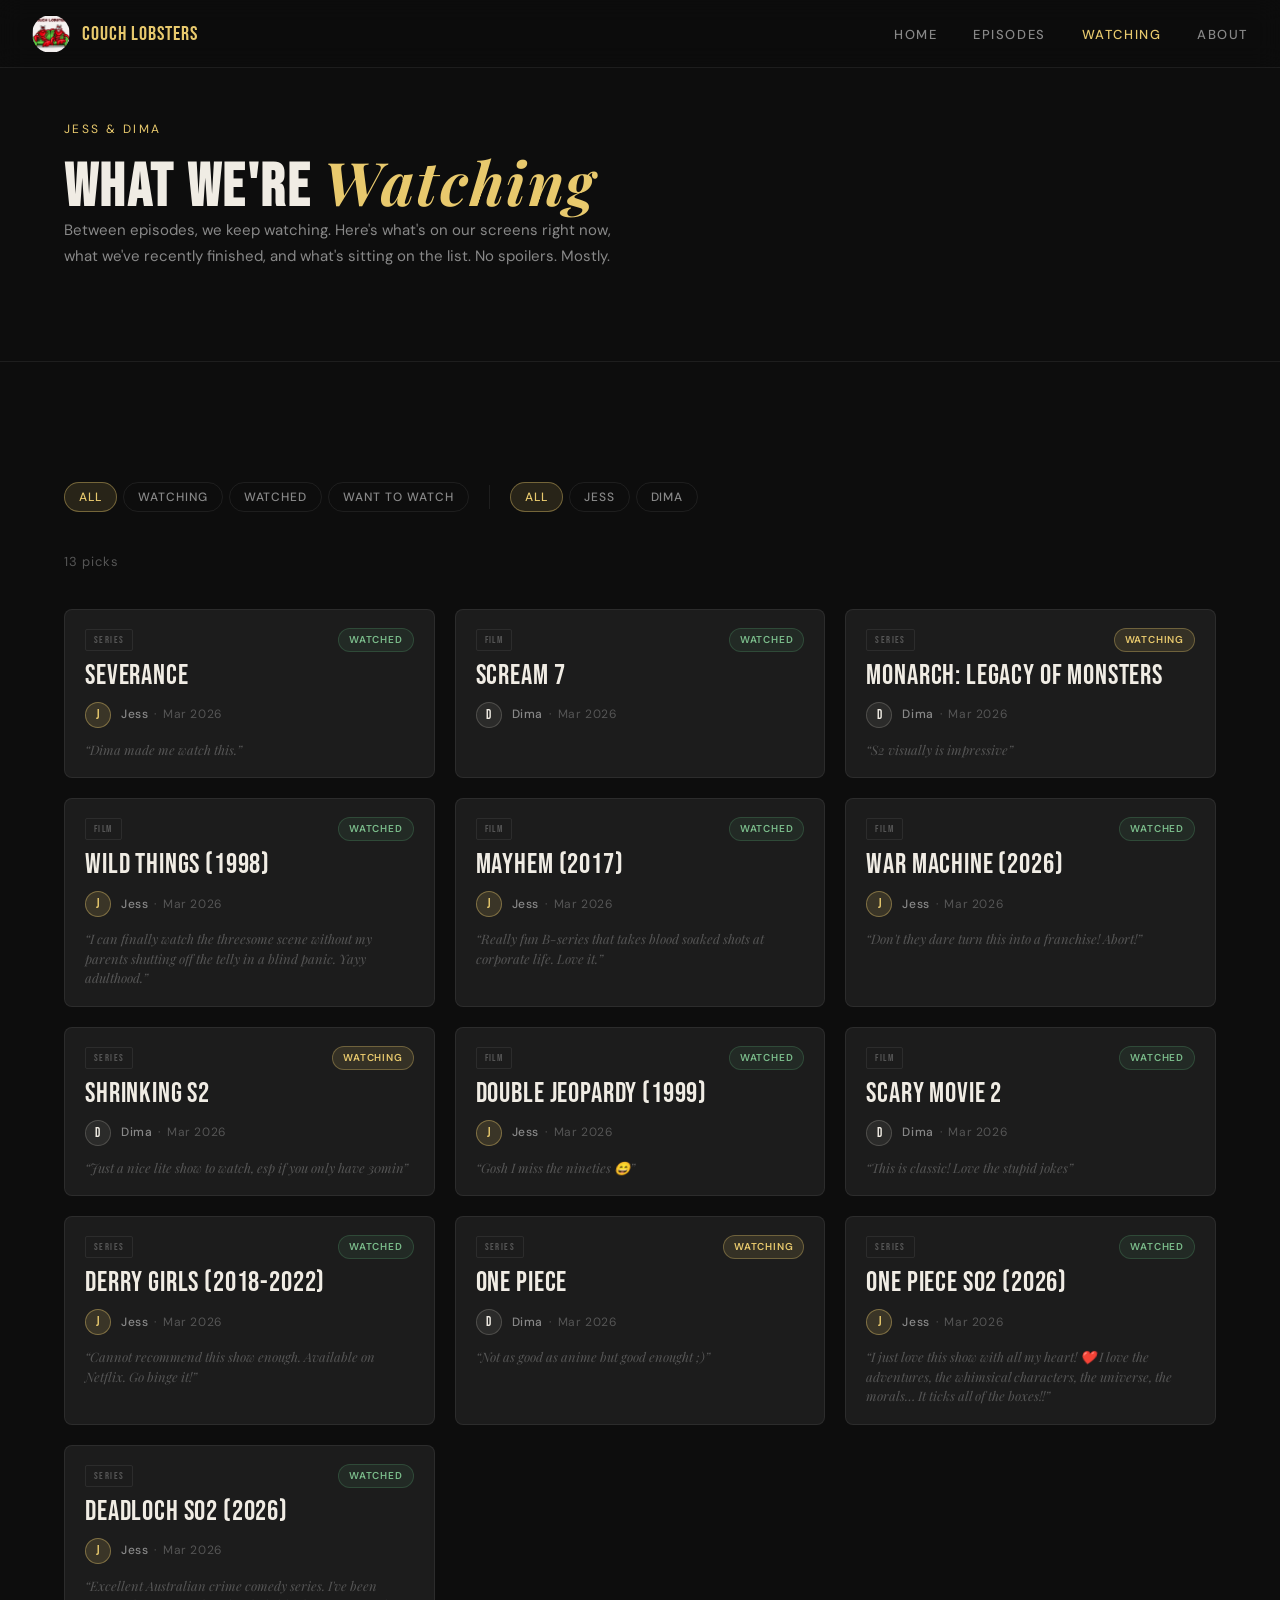
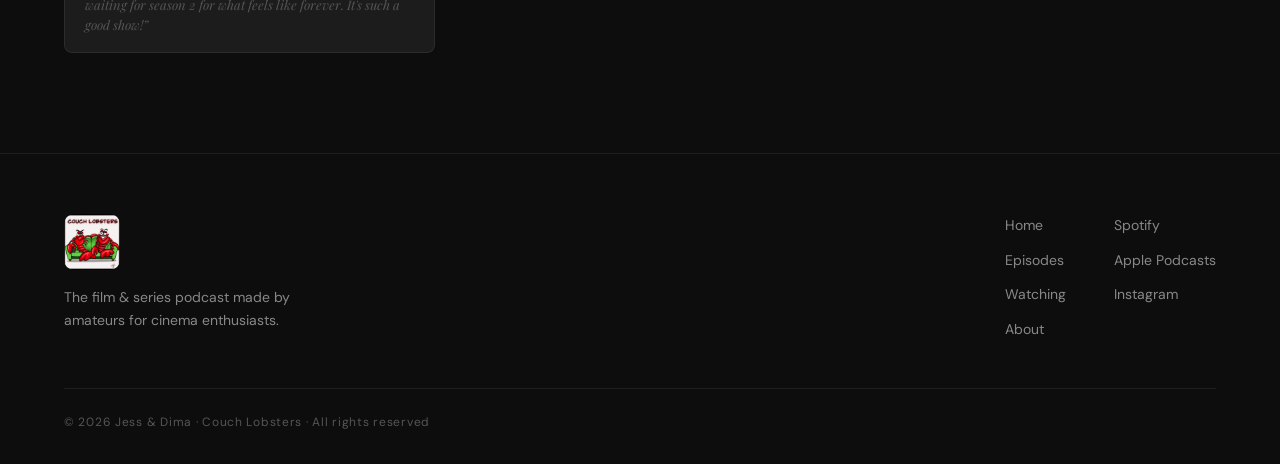
<file: watching.html>
<!DOCTYPE html>
<html lang="en">
<head>
  <meta charset="UTF-8">
  <meta name="viewport" content="width=device-width, initial-scale=1.0">
  <title>What We're Watching — Couch Lobsters</title>
  <meta name="description" content="What Jess & Dima are watching right now, what they've finished, and what's on their list. No spoilers. Mostly.">
  <link rel="canonical" href="https://couchlobsters.com/watching.html">

  <!-- Open Graph -->
  <meta property="og:type" content="website">
  <meta property="og:site_name" content="Couch Lobsters">
  <meta property="og:locale" content="en_AU">
  <meta property="og:url" content="https://couchlobsters.com/watching.html">
  <meta property="og:title" content="What We're Watching — Couch Lobsters">
  <meta property="og:description" content="What Jess & Dima are watching right now, what they've finished, and what's on their list.">
  <meta property="og:image" content="https://couchlobsters.com/logo.jpg">
  <meta property="og:image:width" content="640">
  <meta property="og:image:height" content="640">
  <meta property="og:image:alt" content="Couch Lobsters podcast logo">

  <!-- Twitter Card -->
  <meta name="twitter:card" content="summary">
  <meta name="twitter:title" content="What We're Watching — Couch Lobsters">
  <meta name="twitter:description" content="What Jess & Dima are watching right now, what they've finished, and what's on their list.">
  <meta name="twitter:image" content="https://couchlobsters.com/logo.jpg">

  <!-- RSS Feed -->
  <link rel="alternate" type="application/rss+xml" title="Couch Lobsters Podcast" href="https://couch-lobsters.lepodcast.fr/rss">

  <!-- JSON-LD Structured Data -->
  <script type="application/ld+json">
  {
    "@context": "https://schema.org",
    "@type": "BreadcrumbList",
    "itemListElement": [
      {
        "@type": "ListItem",
        "position": 1,
        "name": "Home",
        "item": "https://couchlobsters.com/"
      },
      {
        "@type": "ListItem",
        "position": 2,
        "name": "What We're Watching",
        "item": "https://couchlobsters.com/watching.html"
      }
    ]
  }
  </script>

  <link rel="preconnect" href="https://fonts.googleapis.com">
  <link rel="preconnect" href="https://fonts.gstatic.com" crossorigin>
  <link href="https://fonts.googleapis.com/css2?family=Bebas+Neue&family=DM+Sans:ital,opsz,wght@0,9..40,300;0,9..40,400;0,9..40,500;1,9..40,300&family=Playfair+Display:ital@1&display=swap" rel="stylesheet">
  <link rel="stylesheet" href="style.css">
  <link rel="icon" type="image/jpeg" href="favicon.jpg">
  <link rel="apple-touch-icon" href="favicon.jpg">
</head>
<body>

  <!-- NAV -->
  <nav class="nav">
    <a href="index.html" class="nav-logo">
      <img src="logo.jpg" alt="Couch Lobsters" class="nav-logo-img" width="640" height="640">
      <span class="nav-logo-text">Couch Lobsters</span>
    </a>
    <button class="nav-toggle" id="navToggle" aria-label="Toggle menu">
      <span></span><span></span><span></span>
    </button>
    <ul class="nav-links" id="navLinks">
      <li><a href="index.html">Home</a></li>
      <li><a href="episodes.html">Episodes</a></li>
      <li><a href="watching.html" class="active">Watching</a></li>
      <li><a href="about.html">About</a></li>
    </ul>
  </nav>

  <!-- PAGE HERO -->
  <section class="page-hero">
    <div class="container">
      <p class="hero-label">Jess &amp; Dima</p>
      <h1 class="page-title">What We're <em>Watching</em></h1>
      <p class="watching-page-intro">
        Between episodes, we keep watching. Here's what's on our screens right now,
        what we've recently finished, and what's sitting on the list.
        No spoilers. Mostly.
      </p>
    </div>
  </section>

  <!-- WATCHING PAGE -->
  <section class="watching-page">
    <div class="container">

      <!-- Filter bar -->
      <div class="watch-filters" role="group" aria-label="Filter picks">
        <div class="watch-filter-group" aria-label="Filter by status">
          <button class="watch-filter-btn active" data-filter-status="all" aria-pressed="true">All</button>
          <button class="watch-filter-btn" data-filter-status="Watching" aria-pressed="false">Watching</button>
          <button class="watch-filter-btn" data-filter-status="Watched" aria-pressed="false">Watched</button>
          <button class="watch-filter-btn" data-filter-status="Want to Watch" aria-pressed="false">Want to Watch</button>
        </div>
        <div class="watch-filter-divider" aria-hidden="true"></div>
        <div class="watch-filter-group" aria-label="Filter by person">
          <button class="watch-filter-btn active" data-filter-person="all" aria-pressed="true">All</button>
          <button class="watch-filter-btn" data-filter-person="Jess" aria-pressed="false">Jess</button>
          <button class="watch-filter-btn" data-filter-person="Dima" aria-pressed="false">Dima</button>
        </div>
        <!-- Year filter: hidden by default; JS reveals and populates it when 2+ distinct years exist -->
        <div class="watch-filter-year-wrapper" id="yearFilterWrapper">
          <div class="watch-filter-divider" aria-hidden="true"></div>
          <div class="watch-filter-group" id="yearFilters" aria-label="Filter by year"></div>
        </div>
      </div>

      <p class="watch-count" id="watchCount">Loading…</p>

      <!-- Card grid — populated by JS -->
      <div class="watch-grid" id="watchGrid"></div>

    </div>
  </section>

  <!-- FOOTER -->
  <footer class="footer">
    <div class="container">
      <div class="footer-inner">
        <div class="footer-brand">
          <img src="logo.jpg" alt="Couch Lobsters" class="footer-logo" width="640" height="640" loading="lazy">
          <p>The film &amp; series podcast made by<br>amateurs for cinema enthusiasts.</p>
        </div>
        <div class="footer-links">
          <nav>
            <a href="index.html">Home</a>
            <a href="episodes.html">Episodes</a>
            <a href="watching.html">Watching</a>
            <a href="about.html">About</a>
          </nav>
          <nav>
            <a href="https://open.spotify.com/show/6KbzgmH3YRS2mc0cbjd82y" target="_blank" rel="noopener noreferrer">Spotify</a>
            <a href="https://podcasts.apple.com/au/podcast/couch-lobsters/id1681472927" target="_blank" rel="noopener noreferrer">Apple Podcasts</a>
            <a href="https://www.instagram.com/couchlobsters/" target="_blank" rel="noopener noreferrer">Instagram</a>
          </nav>
        </div>
      </div>
      <div class="footer-bottom">
        <p>© 2026 Jess &amp; Dima · Couch Lobsters · All rights reserved</p>
      </div>
    </div>
  </footer>

  <script src="episodes-data.js"></script>
  <script src="watching-data.js"></script>
  <script src="main.js"></script>
</body>
</html>
</file>
<file: style.css>
/* ============================================
   COUCH LOBSTERS — Main Stylesheet
   Dark cinematic theme with bold editorial feel
   ============================================ */

:root {
  --bg: #0d0d0d;
  --bg2: #141414;
  --bg3: #1a1a1a;
  --card: #1c1c1c;
  --border: rgba(255,255,255,0.07);
  --text: #f0ece4;
  --text-muted: #888;
  --text-dim: #555;
  --accent: #e8c96d;       /* warm gold */
  --accent2: #c94b3a;      /* deep red */
  --accent-soft: rgba(232,201,109,0.12);
  --font-display: 'Bebas Neue', 'Impact', sans-serif;
  --font-serif: 'Playfair Display', Georgia, serif;
  --font-body: 'DM Sans', -apple-system, sans-serif;
  --radius: 4px;
  --radius-lg: 8px;
  --transition: 0.22s ease;
}

*, *::before, *::after { box-sizing: border-box; margin: 0; padding: 0; }

html { scroll-behavior: smooth; }

body {
  background: var(--bg);
  color: var(--text);
  font-family: var(--font-body);
  font-size: 16px;
  line-height: 1.6;
  -webkit-font-smoothing: antialiased;
}

img { display: block; max-width: 100%; }
a { color: inherit; text-decoration: none; }

.container {
  width: 100%;
  max-width: 1200px;
  margin: 0 auto;
  padding: 0 24px;
}

/* ============================================
   NAVIGATION
   ============================================ */

.nav {
  position: fixed;
  top: 0;
  left: 0;
  right: 0;
  z-index: 100;
  display: flex;
  align-items: center;
  justify-content: space-between;
  padding: 0 32px;
  height: 68px;
  background: rgba(13,13,13,0.92);
  backdrop-filter: blur(12px);
  border-bottom: 1px solid var(--border);
}

.nav-logo {
  display: flex;
  align-items: center;
  gap: 12px;
}

.nav-logo-img {
  width: 38px;
  height: 38px;
  border-radius: 50%;
  object-fit: cover;
}

.nav-logo-text {
  font-family: var(--font-display);
  font-size: 20px;
  letter-spacing: 0.05em;
  color: var(--accent);
}

.nav-links {
  display: flex;
  list-style: none;
  gap: 36px;
}

.nav-links a {
  font-size: 13px;
  font-weight: 500;
  letter-spacing: 0.12em;
  text-transform: uppercase;
  color: var(--text-muted);
  transition: color var(--transition);
}

.nav-links a:hover,
.nav-links a.active {
  color: var(--accent);
}

.nav-toggle {
  display: none;
  flex-direction: column;
  gap: 5px;
  background: none;
  border: none;
  cursor: pointer;
  padding: 10px 12px;
  min-width: 44px;
  min-height: 44px;
  align-items: center;
  justify-content: center;
}
.nav-toggle span {
  display: block;
  width: 24px;
  height: 2px;
  background: var(--text);
  transition: var(--transition);
}

/* ============================================
   HERO
   ============================================ */

.hero {
  position: relative;
  min-height: 100vh;
  min-height: 100svh;
  display: flex;
  align-items: center;
  padding: 100px 0 80px;
  overflow: hidden;
  background: var(--bg);
}

.hero::before {
  content: '';
  position: absolute;
  inset: 0;
  background: radial-gradient(ellipse 70% 60% at 60% 50%, rgba(232,201,109,0.05) 0%, transparent 70%),
              radial-gradient(ellipse 40% 40% at 20% 80%, rgba(201,75,58,0.06) 0%, transparent 60%);
  pointer-events: none;
}

.hero-bg-text {
  position: absolute;
  right: -2%;
  top: 50%;
  transform: translateY(-50%) rotate(-90deg);
  font-family: var(--font-display);
  font-size: clamp(80px, 14vw, 200px);
  color: rgba(255,255,255,0.02);
  letter-spacing: 0.1em;
  user-select: none;
  white-space: nowrap;
}

.hero-content {
  display: flex;
  align-items: center;
  gap: clamp(40px, 6vw, 100px);
  padding: 0 clamp(24px, 5vw, 80px);
  max-width: 1200px;
  margin: 0 auto;
  width: 100%;
  position: relative;
  z-index: 1;
}

.hero-logo-wrap {
  position: relative;
  flex-shrink: 0;
}

.hero-logo {
  width: clamp(200px, 28vw, 380px);
  height: clamp(200px, 28vw, 380px);
  border-radius: 20px;
  object-fit: cover;
  box-shadow: 0 0 80px rgba(232,201,109,0.15), 0 40px 80px rgba(0,0,0,0.6);
  animation: float 6s ease-in-out infinite;
}

.hero-logo-glow {
  position: absolute;
  inset: -20px;
  border-radius: 30px;
  background: radial-gradient(ellipse, rgba(232,201,109,0.12) 0%, transparent 70%);
  pointer-events: none;
  z-index: -1;
}

@keyframes float {
  0%, 100% { transform: translateY(0px); }
  50% { transform: translateY(-10px); }
}

.hero-text {
  flex: 1;
}

.hero-label {
  font-size: 12px;
  letter-spacing: 0.2em;
  text-transform: uppercase;
  color: var(--accent);
  margin-bottom: 12px;
}

.hero-title {
  font-family: var(--font-display);
  font-size: clamp(64px, 10vw, 130px);
  line-height: 0.9;
  letter-spacing: 0.02em;
  color: var(--text);
  margin-bottom: 20px;
}

.hero-title em {
  font-family: var(--font-serif);
  font-style: italic;
  color: var(--accent);
  font-size: 0.85em;
}

.hero-tagline {
  font-size: clamp(15px, 2vw, 18px);
  color: var(--text-muted);
  font-weight: 300;
  max-width: 420px;
  margin-bottom: 16px;
  line-height: 1.5;
}

.hero-warning {
  display: inline-block;
  font-size: 13px;
  color: var(--accent2);
  background: rgba(201,75,58,0.1);
  border: 1px solid rgba(201,75,58,0.25);
  padding: 6px 14px;
  border-radius: var(--radius);
  letter-spacing: 0.04em;
  margin-bottom: 32px;
}

.hero-cta {
  display: flex;
  flex-wrap: wrap;
  gap: 12px;
}

.btn-platform {
  display: inline-flex;
  align-items: center;
  gap: 10px;
  padding: 14px 24px;
  border-radius: var(--radius);
  font-size: 14px;
  font-weight: 500;
  letter-spacing: 0.04em;
  transition: all var(--transition);
  border: 1px solid transparent;
}

.btn-platform svg { width: 20px; height: 20px; flex-shrink: 0; }

.btn-spotify {
  background: #1DB954;
  color: #000;
}
.btn-spotify:hover { background: #1ed760; transform: translateY(-2px); }

.btn-apple {
  background: transparent;
  border-color: var(--border);
  color: var(--text);
}
.btn-apple:hover {
  border-color: var(--accent);
  color: var(--accent);
  transform: translateY(-2px);
}

.hero-scroll-hint {
  position: absolute;
  bottom: 32px;
  left: 50%;
  transform: translateX(-50%);
  font-size: 11px;
  letter-spacing: 0.15em;
  text-transform: uppercase;
  color: var(--text-dim);
  animation: bounce 2s ease-in-out infinite;
}

@keyframes bounce {
  0%, 100% { transform: translateX(-50%) translateY(0); }
  50% { transform: translateX(-50%) translateY(6px); }
}

/* ============================================
   CONCEPT SECTION
   ============================================ */

.concept {
  padding: 100px 0;
  background: var(--bg2);
  border-top: 1px solid var(--border);
  border-bottom: 1px solid var(--border);
}

.concept-grid {
  display: grid;
  grid-template-columns: 60px 1fr;
  gap: 0 32px;
  row-gap: 60px;
}

.concept-number {
  font-family: var(--font-display);
  font-size: 52px;
  color: var(--accent);
  line-height: 1;
  padding-top: 4px;
  opacity: 0.7;
}

.concept-content h2 {
  font-family: var(--font-display);
  font-size: clamp(28px, 4vw, 42px);
  letter-spacing: 0.04em;
  margin-bottom: 16px;
  line-height: 1;
}

.concept-content h2 em {
  font-family: var(--font-serif);
  font-style: italic;
  color: var(--accent);
}

.concept-content p {
  color: var(--text-muted);
  font-size: 15px;
  line-height: 1.7;
  max-width: 560px;
  margin-bottom: 12px;
}

.concept-content p:last-child { margin-bottom: 0; }

.link-arrow {
  font-size: 13px;
  font-weight: 500;
  letter-spacing: 0.1em;
  text-transform: uppercase;
  color: var(--accent);
  transition: gap var(--transition);
  display: inline-block;
  margin-top: 8px;
}

.link-arrow:hover { opacity: 0.8; }

/* ============================================
   EPISODES SECTIONS
   ============================================ */

.latest, .episodes-page {
  padding: 100px 0;
}

.section-header {
  display: flex;
  align-items: baseline;
  justify-content: space-between;
  margin-bottom: 48px;
  flex-wrap: wrap;
  gap: 12px;
}

.section-header h2,
.page-title {
  font-family: var(--font-display);
  font-size: clamp(36px, 5vw, 60px);
  letter-spacing: 0.04em;
  line-height: 1;
}

.section-header h2 em,
.page-title em {
  font-family: var(--font-serif);
  font-style: italic;
  color: var(--accent);
}

.episodes-grid {
  display: grid;
  grid-template-columns: repeat(auto-fill, minmax(300px, 1fr));
  gap: 24px;
}

.episode-card {
  background: var(--card);
  border: 1px solid var(--border);
  border-radius: var(--radius-lg);
  overflow: hidden;
  transition: all var(--transition);
  position: relative;
}

.episode-card:hover {
  border-color: rgba(232,201,109,0.3);
  transform: translateY(-4px);
  box-shadow: 0 20px 40px rgba(0,0,0,0.4);
}

.episode-card-artwork {
  width: 100%;
  aspect-ratio: 1;
  object-fit: cover;
  transition: transform 0.4s ease;
}

.episode-card:hover .episode-card-artwork {
  transform: scale(1.04);
}

.episode-card-artwork-wrap {
  overflow: hidden;
  position: relative;
}

.episode-card-body {
  padding: 16px;
}

.episode-card-meta {
  display: flex;
  justify-content: space-between;
  align-items: center;
  margin-bottom: 8px;
}

.episode-card-num {
  font-family: var(--font-display);
  font-size: 11px;
  letter-spacing: 0.15em;
  color: var(--accent);
  background: var(--accent-soft);
  padding: 3px 8px;
  border-radius: 2px;
}

.episode-card-duration {
  font-size: 12px;
  color: var(--text-dim);
  letter-spacing: 0.05em;
}

.episode-card-title {
  font-size: 14px;
  font-weight: 500;
  line-height: 1.4;
  margin-bottom: 8px;
  color: var(--text);
}

.episode-card-date {
  font-size: 12px;
  color: var(--text-dim);
  margin-bottom: 14px;
}

.episode-card-links {
  display: flex;
  gap: 8px;
}

.ep-link {
  flex: 1;
  display: flex;
  align-items: center;
  justify-content: center;
  gap: 6px;
  padding: 8px;
  border-radius: var(--radius);
  font-size: 12px;
  font-weight: 500;
  letter-spacing: 0.05em;
  transition: all var(--transition);
  border: 1px solid var(--border);
}

.ep-link svg { width: 14px; height: 14px; }

.ep-link-spotify {
  background: rgba(29,185,84,0.1);
  border-color: rgba(29,185,84,0.2);
  color: #1DB954;
}
.ep-link-spotify:hover { background: rgba(29,185,84,0.2); }

.ep-link-apple {
  color: var(--text-muted);
}
.ep-link-apple:hover { border-color: var(--accent); color: var(--accent); }

/* ============================================
   LISTEN SECTION
   ============================================ */

.listen {
  padding: 100px 0;
  background: var(--bg2);
  border-top: 1px solid var(--border);
  text-align: center;
}

.listen h2 {
  font-family: var(--font-display);
  font-size: clamp(36px, 5vw, 60px);
  letter-spacing: 0.04em;
  margin-bottom: 12px;
}

.listen h2 em {
  font-family: var(--font-serif);
  font-style: italic;
  color: var(--accent);
}

.listen-sub {
  color: var(--text-muted);
  margin-bottom: 48px;
  font-size: 16px;
}

.platform-cards {
  display: flex;
  flex-wrap: wrap;
  gap: 16px;
  justify-content: center;
}

.platform-card {
  display: flex;
  flex-direction: column;
  align-items: center;
  gap: 12px;
  padding: 32px 28px;
  background: var(--card);
  border: 1px solid var(--border);
  border-radius: var(--radius-lg);
  min-width: 160px;
  transition: all var(--transition);
}

.platform-card svg { width: 36px; height: 36px; }

.platform-name {
  font-size: 14px;
  font-weight: 500;
  color: var(--text);
}

.platform-action {
  font-size: 12px;
  letter-spacing: 0.1em;
  color: var(--text-dim);
  text-transform: uppercase;
}

.platform-card--spotify svg { color: #1DB954; }
.platform-card--spotify:hover { border-color: #1DB954; background: rgba(29,185,84,0.06); }

.platform-card--apple svg { color: #FC3C44; }
.platform-card--apple:hover { border-color: #FC3C44; background: rgba(252,60,68,0.06); }

.platform-card--deezer svg { color: #A238FF; }
.platform-card--deezer:hover { border-color: #A238FF; background: rgba(162,56,255,0.06); }

.platform-card--instagram svg { color: #E1306C; }
.platform-card--instagram:hover { border-color: #E1306C; background: rgba(225,48,108,0.06); }

/* ============================================
   ABOUT PAGE
   ============================================ */

.page-hero {
  padding: 120px 0 80px;
  border-bottom: 1px solid var(--border);
}

.hosts-grid {
  display: grid;
  grid-template-columns: 1fr 1fr;
  gap: 40px;
  margin: 60px 0;
}

.host-card {
  background: var(--card);
  border: 1px solid var(--border);
  border-radius: var(--radius-lg);
  padding: 40px;
  text-align: center;
  transition: border-color var(--transition);
}

.host-card:hover { border-color: rgba(232,201,109,0.3); }

.host-avatar {
  width: 100px;
  height: 100px;
  border-radius: 50%;
  background: var(--bg3);
  margin: 0 auto 20px;
  display: flex;
  align-items: center;
  justify-content: center;
  font-family: var(--font-display);
  font-size: 42px;
  color: var(--accent);
  border: 2px solid var(--border);
}

.host-name {
  font-family: var(--font-display);
  font-size: 32px;
  letter-spacing: 0.04em;
  margin-bottom: 4px;
}

.host-aka {
  font-size: 13px;
  color: var(--accent);
  letter-spacing: 0.1em;
  text-transform: uppercase;
  margin-bottom: 16px;
}

.host-bio {
  font-size: 14px;
  color: var(--text-muted);
  line-height: 1.7;
}

.host-social {
  display: flex;
  justify-content: center;
  gap: 12px;
  margin-top: 20px;
}

.host-social a {
  font-size: 12px;
  letter-spacing: 0.08em;
  text-transform: uppercase;
  color: var(--text-dim);
  border: 1px solid var(--border);
  padding: 6px 12px;
  border-radius: var(--radius);
  transition: all var(--transition);
}

.host-social a:hover { border-color: var(--accent); color: var(--accent); }

.about-section {
  padding: 80px 0;
  border-top: 1px solid var(--border);
}

.about-section h2 {
  font-family: var(--font-display);
  font-size: clamp(28px, 4vw, 48px);
  letter-spacing: 0.04em;
  margin-bottom: 24px;
}

.about-section h2 em {
  font-family: var(--font-serif);
  font-style: italic;
  color: var(--accent);
}

.about-section p {
  font-size: 16px;
  color: var(--text-muted);
  line-height: 1.8;
  max-width: 680px;
  margin-bottom: 16px;
}

.about-section p.spoiler-warning {
  color: var(--accent2);
  font-weight: 500;
}

/* ============================================
   EPISODES PAGE FILTERS
   ============================================ */

.episodes-page {
  padding: 120px 0 100px;
}

.episodes-count {
  font-size: 13px;
  color: var(--text-dim);
  letter-spacing: 0.08em;
  margin-bottom: 36px;
}

/* ============================================
   FOOTER
   ============================================ */

.footer {
  background: var(--bg);
  border-top: 1px solid var(--border);
  padding: 60px 0 32px;
}

.footer-inner {
  display: flex;
  justify-content: space-between;
  align-items: flex-start;
  gap: 48px;
  flex-wrap: wrap;
  margin-bottom: 48px;
}

.footer-brand {
  display: flex;
  flex-direction: column;
  gap: 16px;
}

.footer-logo {
  width: 56px;
  height: 56px;
  border-radius: 10px;
  object-fit: cover;
}

.footer-brand p {
  font-size: 14px;
  color: var(--text-muted);
  line-height: 1.6;
}

.footer-links {
  display: flex;
  gap: 48px;
  flex-wrap: wrap;
}

.footer-links nav {
  display: flex;
  flex-direction: column;
  gap: 12px;
}

.footer-links a {
  font-size: 14px;
  color: var(--text-muted);
  transition: color var(--transition);
}

.footer-links a:hover { color: var(--accent); }

.footer-bottom {
  border-top: 1px solid var(--border);
  padding-top: 24px;
}

.footer-bottom p {
  font-size: 12px;
  color: var(--text-dim);
  letter-spacing: 0.06em;
}

/* ============================================
   RESPONSIVE
   ============================================ */

/* Hide episodes 5 & 6 on tablet and mobile — show 4 instead of 6 */
@media (max-width: 768px) {
  #latestEpisodes .episode-card:nth-child(n+5) { display: none; }
}

@media (max-width: 768px) {
  .nav { padding: 0 20px; }

  .nav-links {
    display: none;
    position: fixed;
    top: 68px;
    left: 0;
    right: 0;
    background: var(--bg2);
    padding: 24px;
    flex-direction: column;
    gap: 24px;
    border-bottom: 1px solid var(--border);
  }

  .nav-links.open { display: flex; }
  .nav-toggle { display: flex; }

  .hero-content {
    flex-direction: column;
    text-align: center;
    padding: 0 20px;
  }

  .hero-logo { width: 200px; height: 200px; }
  .hero-tagline { margin: 0 auto 16px; }
  .hero-cta { justify-content: center; }

  .concept-grid {
    grid-template-columns: 1fr;
    row-gap: 40px;
  }

  .concept-number { font-size: 36px; }

  .hosts-grid { grid-template-columns: 1fr; }

  .section-header { flex-direction: column; align-items: flex-start; }
}

@media (max-width: 480px) {
  .episodes-grid { grid-template-columns: 1fr; }
  .hero-title { font-size: 60px; }
  .platform-cards { flex-direction: column; align-items: center; }
  .platform-card { width: 100%; max-width: 280px; flex-direction: row; padding: 16px 20px; }
  .footer-inner { flex-direction: column; align-items: center; text-align: center; }
  .footer-brand { align-items: center; }
}


/* ── Next Episode Teaser ───────────────────────────────────────────── */
.next-episode {
  display: none;
  padding: 0 0 5rem;
}
.next-episode.is-visible {
  display: block;
}

/* Grid wrapper for one or more upcoming-episode teaser cards */
.teaser-grid {
  display: grid;
  gap: 1.5rem;
}
@media (min-width: 900px) {
  .teaser-grid:has(.teaser-card:nth-child(2)) {
    grid-template-columns: 1fr 1fr;
  }
}

.teaser-card {
  background: #1c1c1c;
  border: 1px solid rgba(232, 201, 109, 0.2);
  border-radius: 12px;
  padding: 2rem;
  position: relative;
  overflow: hidden;
}

/* gold top-edge shimmer */
.teaser-card::before {
  content: '';
  position: absolute;
  top: 0; left: 0; right: 0;
  height: 1px;
  background: linear-gradient(90deg, transparent, rgba(232, 201, 109, 0.5), transparent);
  pointer-events: none;
}

.teaser-header {
  display: flex;
  align-items: center;
  justify-content: space-between;
  margin-bottom: 1.75rem;
}

.teaser-label {
  font-family: 'Bebas Neue', cursive;
  font-size: 1.1rem;
  letter-spacing: 0.12em;
  color: #e8c96d;
}

.teaser-badge {
  background: rgba(232, 201, 109, 0.1);
  border: 1px solid rgba(232, 201, 109, 0.3);
  color: #e8c96d;
  font-size: 0.7rem;
  font-weight: 600;
  letter-spacing: 0.1em;
  text-transform: uppercase;
  padding: 0.3rem 0.8rem;
  border-radius: 4px;
}

/* Stronger badge for episodes already recorded and awaiting release */
.teaser-badge--soon {
  background: rgba(232, 201, 109, 0.18);
  border-color: rgba(232, 201, 109, 0.6);
  box-shadow: 0 0 12px rgba(232, 201, 109, 0.15);
}

.teaser-films {
  display: grid;
  grid-template-columns: 1fr auto 1fr;
  align-items: center;
  gap: 1.5rem;
}

.teaser-film {
  display: flex;
  flex-direction: column;
  gap: 0.75rem;
}

.teaser-film-art {
  width: 100%;
  aspect-ratio: 16/9;
  border-radius: 8px;
  position: relative;
  overflow: hidden;
}

.teaser-film-poster {
  position: absolute;
  inset: 0;
  width: 100%;
  height: 100%;
  object-fit: cover;
  object-position: center;
  display: block;
}

/* hide ? watermark when a real poster is loaded */
.teaser-film-art:has(img)::after {
  display: none;
}

/* Film A slot — cool slate-blue placeholder gradient behind the poster */
.teaser-film-art--a {
  background-image: linear-gradient(135deg, #0a1628 0%, #162540 50%, #0a1010 100%);
}

/* Film B slot — warm red-brown placeholder gradient behind the poster */
.teaser-film-art--b {
  background-image: linear-gradient(135deg, #1a0808 0%, #2e1010 50%, #140505 100%);
}

/* faint "?" watermark on placeholder */
.teaser-film-art::after {
  content: '?';
  position: absolute;
  top: 50%;
  left: 50%;
  transform: translate(-50%, -50%);
  font-family: 'Bebas Neue', cursive;
  font-size: 5rem;
  line-height: 1;
  color: rgba(232, 201, 109, 0.07);
  pointer-events: none;
  user-select: none;
}

.teaser-film-title {
  font-family: 'Bebas Neue', cursive;
  font-size: clamp(1rem, 2vw, 1.35rem);
  letter-spacing: 0.04em;
  color: #f0ece4;
  line-height: 1.2;
  margin: 0;
}

.teaser-vs {
  font-family: 'Bebas Neue', cursive;
  font-size: clamp(2rem, 4vw, 3rem);
  color: #e8c96d;
  letter-spacing: 0.1em;
  text-align: center;
  text-shadow: 0 0 30px rgba(232, 201, 109, 0.3);
  flex-shrink: 0;
}

.teaser-tagline {
  margin: 1.5rem 0 0;
  font-family: 'Playfair Display', serif;
  font-style: italic;
  color: #888;
  font-size: 0.95rem;
  text-align: center;
}

@media (max-width: 600px) {
  .teaser-header {
    flex-direction: column;
    align-items: flex-start;
    gap: 0.6rem;
  }
  .teaser-films {
    grid-template-columns: 1fr;
    gap: 0.25rem;
  }
  .teaser-vs {
    font-size: 1.5rem;
    padding: 0.5rem 0;
  }
  .teaser-film-art {
    aspect-ratio: 21/9;
  }
}


/* ============================================
   WHAT WE'RE WATCHING — Shared Card Component
   ============================================ */

.watch-card {
  background: var(--card);
  border: 1px solid var(--border);
  border-radius: var(--radius-lg);
  padding: 18px 20px;
  display: flex;
  flex-direction: column;
  gap: 10px;
  transition: all var(--transition);
}

.watch-card:hover {
  border-color: rgba(232, 201, 109, 0.22);
  transform: translateY(-3px);
  box-shadow: 0 16px 36px rgba(0, 0, 0, 0.35);
}

.watch-card-top {
  display: flex;
  justify-content: space-between;
  align-items: center;
  gap: 8px;
  flex-wrap: wrap;
}

/* Film / Series type label */
.watch-type-badge {
  font-family: var(--font-display);
  font-size: 10px;
  letter-spacing: 0.14em;
  color: var(--text-dim);
  border: 1px solid var(--border);
  padding: 2px 8px;
  border-radius: 2px;
}

/* Status pill */
.watch-status-badge {
  font-size: 10px;
  font-weight: 600;
  letter-spacing: 0.08em;
  text-transform: uppercase;
  padding: 3px 10px;
  border-radius: 20px;
  white-space: nowrap;
}

.watch-status--watching {
  background: rgba(232, 201, 109, 0.12);
  border: 1px solid rgba(232, 201, 109, 0.32);
  color: var(--accent);
}

.watch-status--watched {
  background: rgba(90, 170, 115, 0.1);
  border: 1px solid rgba(90, 170, 115, 0.25);
  color: #7abb8a;
}

.watch-status--want {
  background: rgba(201, 75, 58, 0.1);
  border: 1px solid rgba(201, 75, 58, 0.25);
  color: var(--accent2);
}

/* Title */
.watch-title {
  font-family: var(--font-display);
  font-size: clamp(22px, 2.4vw, 28px);
  letter-spacing: 0.03em;
  line-height: 1;
  color: var(--text);
}

/* Host row */
.watch-meta {
  display: flex;
  align-items: center;
  gap: 10px;
  margin-top: 2px;
}

/* Initial avatar circle */
.watch-avatar {
  width: 26px;
  height: 26px;
  border-radius: 50%;
  display: flex;
  align-items: center;
  justify-content: center;
  font-family: var(--font-display);
  font-size: 13px;
  letter-spacing: 0.04em;
  flex-shrink: 0;
}

.watch-avatar--jess {
  background: rgba(232, 201, 109, 0.15);
  border: 1px solid rgba(232, 201, 109, 0.4);
  color: var(--accent);
}

.watch-avatar--dima {
  background: rgba(240, 236, 228, 0.07);
  border: 1px solid rgba(240, 236, 228, 0.18);
  color: var(--text);
}

.watch-meta-text {
  font-size: 12px;
  color: var(--text-dim);
  letter-spacing: 0.05em;
  display: flex;
  align-items: center;
  gap: 6px;
}

.watch-who { color: var(--text-muted); font-weight: 500; }

/* Optional italic note */
.watch-note {
  font-family: var(--font-serif);
  font-style: italic;
  font-size: 13px;
  color: var(--text-dim);
  line-height: 1.5;
  margin-top: 2px;
}

/* Empty state (homepage col or full grid) */
.watch-empty {
  font-size: 14px;
  color: var(--text-dim);
  font-style: italic;
  padding: 16px 0;
}


/* ============================================
   WHAT WE'RE WATCHING — Homepage Teaser
   ============================================ */

.watching-preview {
  padding: 80px 0;
  background: var(--bg2);
  border-top: 1px solid var(--border);
  border-bottom: 1px solid var(--border);
}

/* Two-column host split (Jess | Dima) */
.watching-split {
  display: grid;
  grid-template-columns: 1fr 1fr;
  gap: 28px;
}

.watching-host-col {
  display: flex;
  flex-direction: column;
  gap: 14px;
}

/* "J JESS" / "D DIMA" column header */
.watching-host-label {
  display: flex;
  align-items: center;
  gap: 12px;
  padding-bottom: 14px;
  border-bottom: 1px solid var(--border);
  font-family: var(--font-display);
  font-size: 18px;
  letter-spacing: 0.12em;
  color: var(--text-muted);
}


/* ============================================
   WHAT WE'RE WATCHING — Full Page
   ============================================ */

.watching-page {
  padding: 120px 0 100px;
}

.watching-page-intro {
  font-size: 15px;
  color: var(--text-muted);
  line-height: 1.7;
  max-width: 560px;
  margin-bottom: 12px;
}

.watch-count {
  font-size: 13px;
  color: var(--text-dim);
  letter-spacing: 0.08em;
  margin-bottom: 36px;
}

/* Filter bar */
.watch-filters {
  display: flex;
  gap: 20px;
  align-items: center;
  margin-bottom: 40px;
  flex-wrap: wrap;
}

.watch-filter-group {
  display: flex;
  gap: 6px;
  flex-wrap: wrap;
}

/* Vertical divider between status and person groups */
.watch-filter-divider {
  width: 1px;
  height: 24px;
  background: var(--border);
  flex-shrink: 0;
  align-self: center;
}

.watch-filter-btn {
  background: transparent;
  border: 1px solid var(--border);
  color: var(--text-muted);
  font-family: var(--font-body);
  font-size: 12px;
  font-weight: 500;
  letter-spacing: 0.08em;
  text-transform: uppercase;
  padding: 6px 14px;
  border-radius: 20px;
  cursor: pointer;
  transition: all var(--transition);
}

.watch-filter-btn:hover {
  border-color: rgba(232, 201, 109, 0.3);
  color: var(--text);
}

.watch-filter-btn.active {
  background: var(--accent-soft);
  border-color: rgba(232, 201, 109, 0.4);
  color: var(--accent);
}

/* Card grid */
.watch-grid {
  display: grid;
  grid-template-columns: repeat(auto-fill, minmax(280px, 1fr));
  gap: 20px;
}

.watch-empty--full {
  grid-column: 1 / -1;
  text-align: center;
  padding: 80px 0;
  font-size: 15px;
  color: var(--text-dim);
  font-style: italic;
}


/* ============================================
   WATCHING — Responsive
   ============================================ */

@media (max-width: 768px) {
  .watching-split {
    grid-template-columns: 1fr;
  }

  .watch-filters {
    gap: 10px;
  }

  .watch-filter-divider {
    display: none;
  }
}

@media (max-width: 480px) {
  .watch-grid { grid-template-columns: 1fr; }
}

/* Year filter wrapper — hidden until JS detects 2+ distinct years in the data.
   display:contents makes the wrapper invisible as a flex item so the nested divider
   and year pill group participate directly in the parent flex layout. */
.watch-filter-year-wrapper { display: none; }
.watch-filter-year-wrapper.is-visible { display: contents; }
</file>
